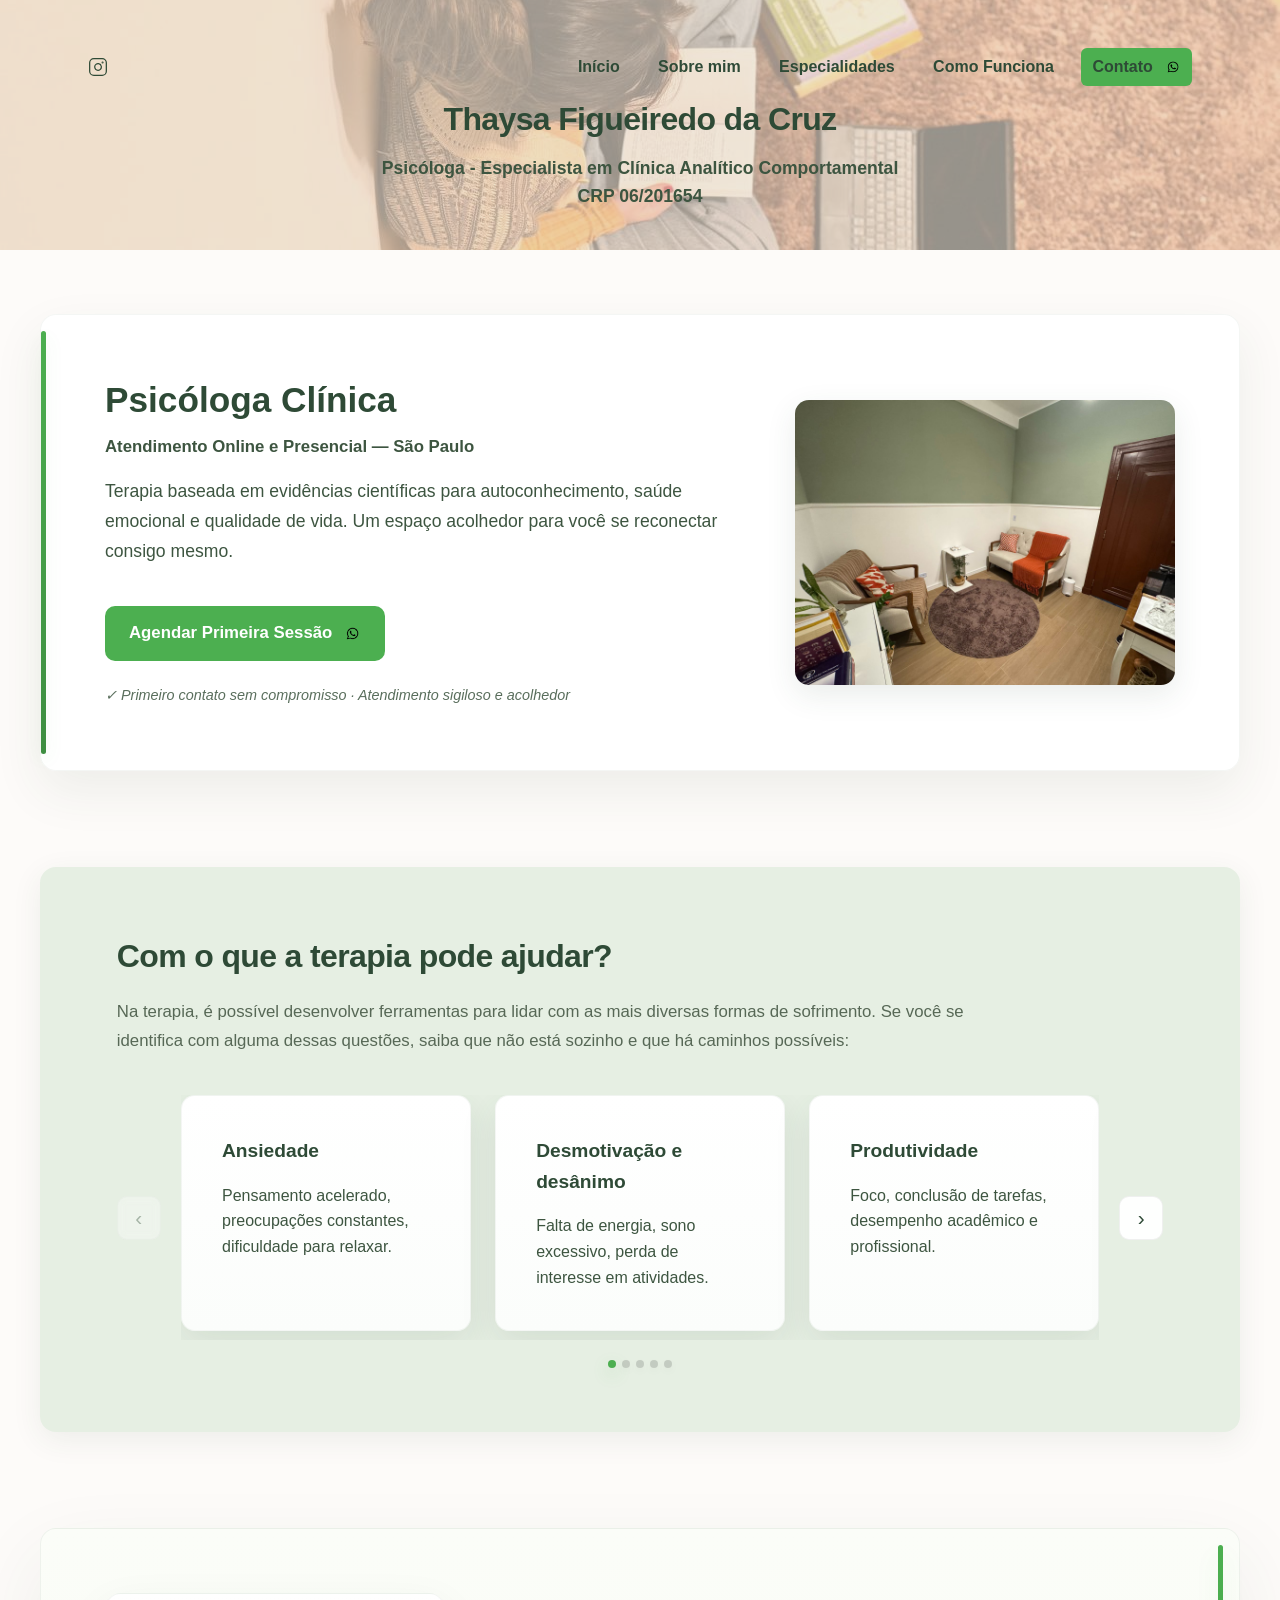
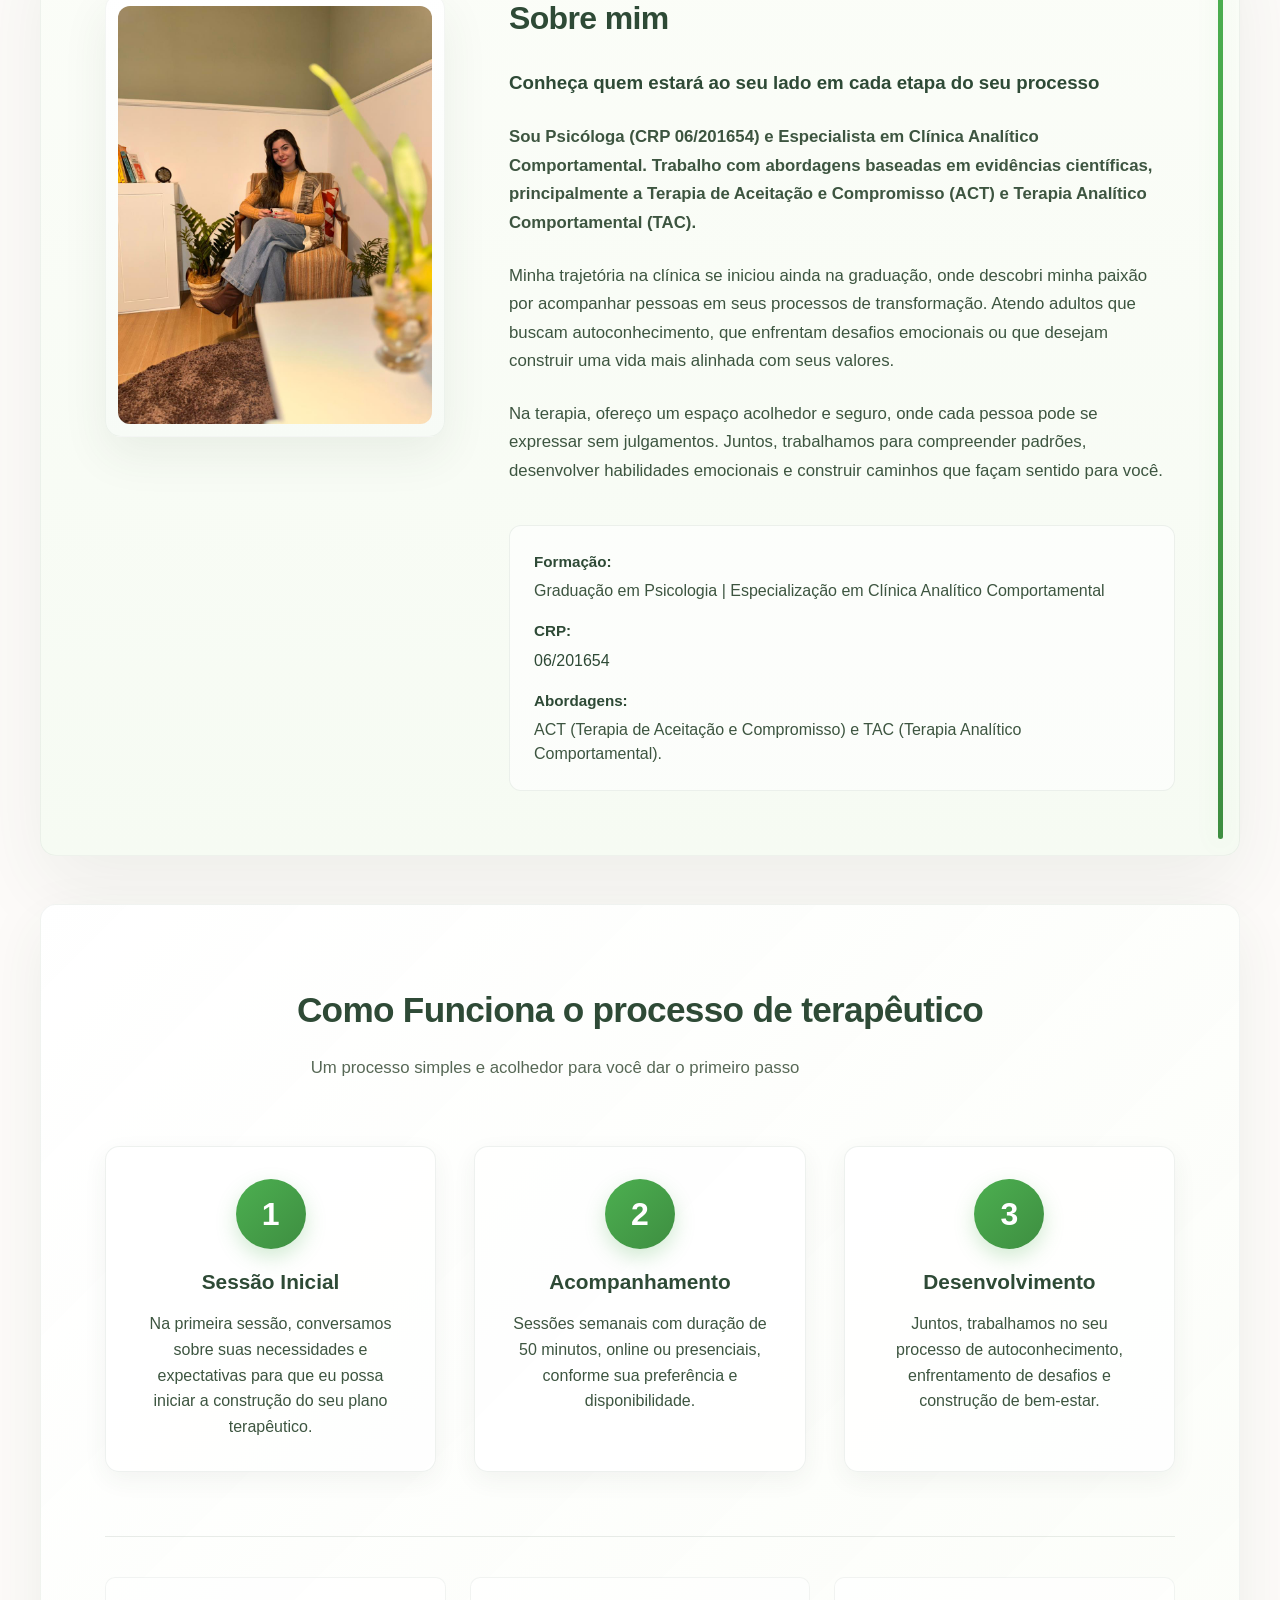
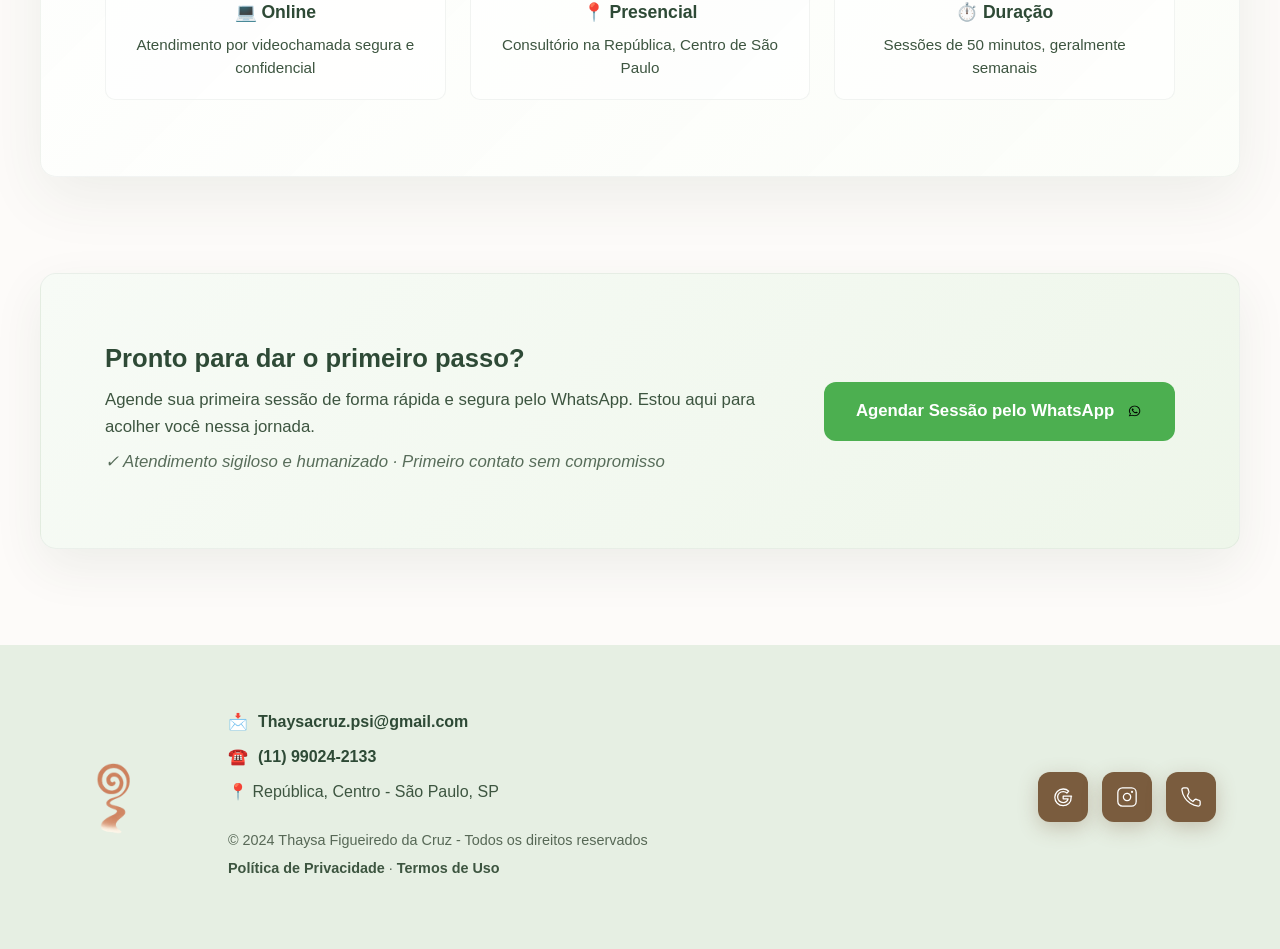
<file: index.html>
<!DOCTYPE html>
<html lang="pt-BR">
<head>
  <meta charset="utf-8" />
  <meta name="viewport" content="width=device-width, initial-scale=1.0" />
  <meta name="format-detection" content="telephone=no" />
  
  <!-- SEO OTIMIZADO -->
  <meta name="description" content="Psicóloga Thaysa Figueiredo da Cruz (CRP 06/201654). Terapia online e presencial em São Paulo. Especialista em ansiedade, depressão, burnout e autoconhecimento. Atendimento humanizado com ACT e TCC." />
  <meta name="keywords" content="psicóloga são paulo, terapia online, terapia presencial, ansiedade, depressão, burnout, autoconhecimento, TCC, ACT, psicoterapia, CRP 06/201654" />
  <meta name="author" content="Thaysa Figueiredo da Cruz" />
  <meta name="robots" content="index, follow" />
  
  <!-- Open Graph / Social Media -->
  <meta property="og:title" content="Psicóloga Thaysa Figueiredo da Cruz – Terapia Online e Presencial em São Paulo" />
  <meta property="og:description" content="Atendimento psicológico humanizado com foco em ansiedade, depressão, burnout e autoconhecimento. CRP 06/201654." />
  <meta property="og:type" content="website" />
  
  <title>Psicóloga Thaysa Figueiredo da Cruz – Terapia Online e Presencial em São Paulo</title>
  <link rel="stylesheet" href="style.css">
</head>
<body>
  <!-- HEADER -->
  <header>
    <nav class="main-nav" role="navigation" aria-label="Navegação principal">
      <a class="nav-brand" href="https://www.instagram.com/thaysacruz.psi?igsh=MTdiNjNuM25sYXEwdQ==" target="_blank" rel="noopener noreferrer" aria-label="Siga no Instagram">
        <svg width="20" height="20" viewBox="0 0 24 24" fill="none" stroke="currentColor" stroke-width="1.5" stroke-linecap="round" stroke-linejoin="round" aria-hidden="true">
          <rect x="2" y="2" width="20" height="20" rx="5" ry="5"></rect>
          <path d="M16 11.37A4 4 0 1 1 12.63 8 4 4 0 0 1 16 11.37z"></path>
          <circle cx="17.5" cy="6.5" r="0.5"></circle>
        </svg>
      </a>

      <button class="nav-toggle" aria-expanded="false" aria-label="Abrir menu de navegação">
        <span class="bar"></span><span class="bar"></span><span class="bar"></span>
      </button>

      <ul id="primary-navigation" class="nav-links">
        <li><a href="#home">Início</a></li>
        <li><a href="#sobre">Sobre mim</a></li>
        <li><a href="#especialidades">Especialidades</a></li>
        <li><a href="#como-funciona">Como Funciona</a></li>
        <li><a href="#contato" class="whatsapp-button" aria-label="Entre em contato via WhatsApp">Contato
          <img src="Logo Wpp.png" alt="" class="wpp-logo" role="presentation"></a></li>
      </ul>
    </nav>

    <div class="header-content fade-in">
      <h1>Thaysa Figueiredo da Cruz</h1>
      <p class="header-subtitle">Psicóloga - Especialista em Clínica Analítico Comportamental <br> <span class="crp-text">CRP 06/201654</span></p>
    </div>
  </header>

  <main>
    <!-- HERO SECTION -->
    <section id="home" class="hero-section fade-in-up">
      <div class="hero-text">
        <h2>Psicóloga Clínica</h2>
        <p class="hero-location">Atendimento Online e Presencial — São Paulo</p>
        <p class="hero-description">Terapia baseada em evidências científicas para autoconhecimento, saúde emocional e qualidade de vida. Um espaço acolhedor para você se reconectar consigo mesmo.</p>
        <a href="https://wa.me/5511990242133?text=Olá! Gostaria de agendar uma sessão." target="_blank" class="whatsapp-button hero-cta" aria-label="Agendar primeira sessão via WhatsApp" rel="noopener noreferrer">
          Agendar Primeira Sessão <img src="Logo Wpp.png" alt="" class="wpp-logo" role="presentation">
        </a>
        <p class="cta-reassurance">✓ Primeiro contato sem compromisso · Atendimento sigiloso e acolhedor</p>
      </div>

      <div class="hero-image">
        <img src="Consultorio.jpg" alt="Ambiente acolhedor do consultório de psicologia da Dra. Thaysa Figueiredo da Cruz em São Paulo, com poltrona confortável e decoração em tons neutros">
      </div>
    </section>

    <!-- SEÇÃO: COM O QUE A TERAPIA PODE AJUDAR (movida para cima) -->
    <section id="depoimentos" class="depoimentos-section fade-in-up" aria-roledescription="carousel">
      <h2>Com o que a terapia pode ajudar?</h2>
      <p class="section-description">Na terapia, é possível desenvolver ferramentas para lidar com as mais diversas formas de sofrimento. Se você se identifica com alguma dessas questões, saiba que não está sozinho e que há caminhos possíveis:</p>

      <div class="carousel">
        <button class="carousel-btn prev" aria-label="Slide anterior" type="button">‹</button>

        <div class="carousel-viewport" tabindex="0" aria-live="polite">
          <div class="carousel-track" role="list">
            <article class="carousel-slide" role="listitem">
              <h3>Ansiedade</h3>
              <p>Pensamento acelerado, preocupações constantes, dificuldade para relaxar.</p>
            </article>

            <article class="carousel-slide" role="listitem">
              <h3>Desmotivação e desânimo</h3>
              <p>Falta de energia, sono excessivo, perda de interesse em atividades.</p>
            </article>

            <article class="carousel-slide" role="listitem">
              <h3>Produtividade</h3>
              <p>Foco, conclusão de tarefas, desempenho acadêmico e profissional.</p>
            </article>

            <article class="carousel-slide" role="listitem">
              <h3>Sobrecarga</h3>
              <p>Excesso de demandas na rotina, trabalho, casa e relações.</p>
            </article>

            <article class="carousel-slide" role="listitem">
              <h3>Relacionamentos</h3>
              <p>Comunicação, limites e desenvolvimento de vínculos saudáveis.</p>
            </article>

            <article class="carousel-slide" role="listitem">
              <h3>Autoestima e Autoconfiança</h3>
              <p>Autocrítica, comparação, medo de rejeição, insegurança.</p>
            </article>

            <article class="carousel-slide" role="listitem">
              <h3>Transtornos psiquiátricos</h3>
              <p>Depressão, Burnout, TDAH, TOC, Transtornos alimentares.</p>
            </article>
          </div>
        </div>

        <button class="carousel-btn next" aria-label="Próximo slide" type="button">›</button>
      </div>

      <div class="carousel-dots" role="tablist" aria-label="Indicadores de posição do carrossel"></div>
    </section>

    <!-- SOBRE -->
    <section id="sobre" class="sobre-section fade-in-up">
      <div class="sobre-image">
        <img src="Foto Thaysa.jpg" alt="Foto profissional da psicóloga Thaysa Figueiredo da Cruz, CRP 06/201654">
      </div>
      <div class="sobre-text">
        <h2>Sobre mim</h2>
        <h3>Conheça quem estará ao seu lado em cada etapa do seu processo </h3> <br>
        <p class="sobre-intro">Sou Psicóloga (<span class="crp-text">CRP 06/201654</span>) e Especialista em Clínica Analítico Comportamental. Trabalho com abordagens baseadas em evidências científicas, principalmente a Terapia de Aceitação e Compromisso (ACT) e Terapia Analítico Comportamental (TAC).</p>
        
        <p>Minha trajetória na clínica se iniciou ainda na graduação, onde descobri minha paixão por acompanhar pessoas em seus processos de transformação. Atendo adultos que buscam autoconhecimento, que enfrentam desafios emocionais ou que desejam construir uma vida mais alinhada com seus valores.</p>
        
        <p>Na terapia, ofereço um espaço acolhedor e seguro, onde cada pessoa pode se expressar sem julgamentos. Juntos, trabalhamos para compreender padrões, desenvolver habilidades emocionais e construir caminhos que façam sentido para você.</p>
        
        <div class="credenciais">
          <div class="credencial-item">
            <strong>Formação:</strong>
            <span>Graduação em Psicologia | Especialização em Clínica Analítico Comportamental</span>
          </div>
          <div class="credencial-item">
            <strong>CRP:</strong>
            <span class="crp-text">06/201654</span>
          </div>
          <div class="credencial-item">
            <strong>Abordagens:</strong>
            <span>ACT (Terapia de Aceitação e Compromisso) e TAC (Terapia Analítico Comportamental).</span>
          </div>
        </div>
      </div>
    </section>

    <!-- NOVA SEÇÃO: COMO FUNCIONA -->
    <section id="como-funciona" class="como-funciona-section fade-in-up">
      <h2>Como Funciona o processo de terapêutico</h2>
      <p class="section-description">Um processo simples e acolhedor para você dar o primeiro passo</p>
      
      <div class="processo-grid">
        
        
        <div class="processo-step">
          <div class="step-number">1</div>
          <h3>Sessão Inicial</h3>
          <p>Na primeira sessão, conversamos sobre suas necessidades e expectativas para que eu possa iniciar a construção do seu plano terapêutico.</p>
        </div>
        
        <div class="processo-step">
          <div class="step-number">2</div>
          <h3>Acompanhamento</h3>
          <p>Sessões semanais com duração de 50 minutos, online ou presenciais, conforme sua preferência e disponibilidade.</p>
        </div>
        
        <div class="processo-step">
          <div class="step-number">3</div>
          <h3>Desenvolvimento</h3>
          <p>Juntos, trabalhamos no seu processo de autoconhecimento, enfrentamento de desafios e construção de bem-estar.</p>
        </div>
      </div>
      
      <div class="formato-atendimento">
        <div class="formato-item">
          <strong>💻 Online</strong>
          <span>Atendimento por videochamada segura e confidencial</span>
        </div>
        <div class="formato-item">
          <strong>📍 Presencial</strong>
          <span>Consultório na República, Centro de São Paulo</span>
        </div>
        <div class="formato-item">
          <strong>⏱️ Duração</strong>
          <span>Sessões de 50 minutos, geralmente semanais</span>
        </div>
      </div>
    </section>

    <!-- CTA FINAL -->
    <section class="cta-section fade-in-up" id="cta">
      <div class="cta-inner">
        <div class="cta-text">
          <h3>Pronto para dar o primeiro passo?</h3>
          <p>Agende sua primeira sessão de forma rápida e segura pelo WhatsApp. Estou aqui para acolher você nessa jornada.</p>
          <p class="cta-reassurance">✓ Atendimento sigiloso e humanizado · Primeiro contato sem compromisso</p>
        </div>

        <a href="https://wa.me/5511990242133?text=Olá! Quero agendar minha primeira sessão." target="_blank" class="whatsapp-button cta-whatsapp" rel="noopener noreferrer" aria-label="Agendar sessão pelo WhatsApp">
          Agendar Sessão pelo WhatsApp <img src="Logo Wpp.png" alt="" class="wpp-logo" role="presentation">
        </a>
      </div>
    </section>
  </main>

  <!-- FOOTER -->
  <footer id="contato" class="site-footer" aria-label="Rodapé com informações de contato">
    <div class="footer-inner">
      <div class="footer-left">
        <img src="footer 1.png" alt="Logo Thaysa Figueiredo da Cruz Psicóloga" class="footer-logo">
      </div>

      <div class="footer-center">
        <ul class="footer-contacts">
          <li>📩 <a href="mailto:Thaysacruz.psi@gmail.com">Thaysacruz.psi@gmail.com</a></li>
          <li>☎️ <a href="tel:+5511990242133">(11) 99024-2133</a></li>
          <li>📍 República, Centro - São Paulo, SP</li>
        </ul>

        <div class="footer-meta">
          <p>© 2024 Thaysa Figueiredo da Cruz - Todos os direitos reservados</p>
          <p><a href="#" class="footer-link">Política de Privacidade</a> · <a href="#" class="footer-link">Termos de Uso</a></p>
        </div>
      </div>

      <div class="footer-right" aria-label="Redes sociais e contatos">
        <a href="https://www.google.com/search?client=ms-android-samsung-ss&sa=X&sca_esv=85ebb85b758beda9&biw=384&bih=755&sxsrf=AE3TifOVUrue7xH10mdbPulGRMzlSHPKUA:1760407312687&kgmid=/g/11yjhkv592&q=Psic%C3%B3loga+Thaysa+Cruz&shndl=30&shem=bdse,shrtsdl&source=sh/x/loc/act/m1/2&kgs=581653466245e9e4&utm_source=bdse,shrtsdl,sh/x/loc/act/m1/2" target="_blank" rel="noopener noreferrer" class="social-btn" aria-label="Avaliar no Google">
          <svg width="18" height="18" viewBox="0 0 24 24" fill="none"
          stroke="currentColor" stroke-width="1.4" stroke-linecap="round" stroke-linejoin="round" aria-hidden="true">
           <path d="M21.35 11.1h-9.17v2.9h5.4a4.66 4.66 0 0 1-2 3.06 5.66 5.66 0 0 1-3.39 1.1
           6.06 6.06 0 0 1 0-12.12 5.79 5.79 0 0 1 4.08 1.6l2-2a8.62 8.62 0 0 0-6.08-2.37
           9.12 9.12 0 1 0 0 18.24 8.86 8.86 0 0 0 6.12-2.4
           8.59 8.59 0 0 0 2.54-6.64 7.39 7.39 0 0 0-.1-1.37z"/></svg>
        </a>

        <a href="https://www.instagram.com/thaysacruz.psi?igsh=MTdiNjNuM25sYXEwdQ==" target="_blank" rel="noopener noreferrer" class="social-btn" aria-label="Seguir no Instagram">
          <svg width="18" height="18" viewBox="0 0 24 24" fill="none" stroke="currentColor" stroke-width="1.4" stroke-linecap="round" stroke-linejoin="round" aria-hidden="true"><rect x="2" y="2" width="20" height="20" rx="5"/><path d="M16 11.37A4 4 0 1 1 12.63 8 4 4 0 0 1 16 11.37z"/><circle cx="17.5" cy="6.5" r="0.5"/></svg>
        </a>

        <a href="https://wa.me/5511990242133" target="_blank" rel="noopener noreferrer" class="social-btn" aria-label="Enviar mensagem pelo WhatsApp">
        <svg width="18" height="18" viewBox="0 0 24 24" fill="none"
            stroke="currentColor" stroke-width="1.4" stroke-linecap="round" stroke-linejoin="round" aria-hidden="true">
          <path d="M22 16.92v3a2 2 0 0 1-2.18 2 19.86 19.86 0 0 1-8.63-3.07 19.5 19.5 0 0 1-6-6A19.86 19.86 0 0 1 2.09 4.18 2 2 0 0 1 4 2h3
          a2 2 0 0 1 2 1.72c.12.78.37 1.53.73 2.23a2 2 0 0 1-.45 2.11L8.09 10.91
          a16 16 0 0 0 6 6l1.85-1.85a2 2 0 0 1 2.11-.45c.7.36 1.45.61 2.23.73A2 2 0 0 1 22 16.92z"/>
        </svg>
        </a>
      </div>
    </div>
  </footer>

  <!-- Botão voltar ao topo -->
  <button id="toTop" class="to-top" aria-label="Voltar ao topo da página">↑</button>

  <!-- SCRIPTS -->
  <script>
  (function () {
    // NAV TOGGLE
    const btn = document.querySelector('.nav-toggle');
    const nav = document.getElementById('primary-navigation');
    if (btn && nav) {
      btn.addEventListener('click', () => {
        const expanded = btn.getAttribute('aria-expanded') === 'true';
        btn.setAttribute('aria-expanded', String(!expanded));
        nav.classList.toggle('open');
      });
      nav.querySelectorAll('a').forEach(a => a.addEventListener('click', () => {
        nav.classList.remove('open'); btn.setAttribute('aria-expanded', 'false');
      }));
    }

    // CAROUSEL - bolinhas representam POSIÇÕES VISÍVEIS
    const viewport = document.querySelector('.carousel-viewport');
    const track = document.querySelector('.carousel-track');
    const slides = track ? Array.from(track.children) : [];
    const prevBtn = document.querySelector('.carousel-btn.prev');
    const nextBtn = document.querySelector('.carousel-btn.next');
    const dotsContainer = document.querySelector('.carousel-dots');
    if (!viewport || !track || slides.length === 0) return;

    let currentIndex = 0;
    let itemWidth = 0;
    let gap = 0;
    let itemsPerView = 1;
    let maxIndex = 0;
    let totalPositions = 0;
    let isDragging = false, startX = 0, startTranslate = 0;

    function recalc() {
      itemWidth = slides[0].getBoundingClientRect().width;
      gap = parseFloat(getComputedStyle(track).gap) || 24;
      itemsPerView = Math.round(viewport.offsetWidth / itemWidth) || 1;
      maxIndex = Math.max(0, slides.length - itemsPerView);
      totalPositions = maxIndex + 1;
      rebuildDots();
    }

    function rebuildDots() {
      dotsContainer.innerHTML = '';
      for (let i = 0; i < totalPositions; i++) {
        const d = document.createElement('button');
        d.className = 'dot';
        d.dataset.index = i;
        d.setAttribute('aria-label', `Ir para posição ${i + 1}`);
        d.addEventListener('click', () => goToSlide(i));
        dotsContainer.appendChild(d);
      }
    }

    function updateDots() {
      const dots = Array.from(dotsContainer.children);
      dots.forEach(d => d.classList.remove('active'));
      if (dots[currentIndex]) {
        dots[currentIndex].classList.add('active');
      }
    }

    function goToSlide(index) {
      currentIndex = Math.min(Math.max(index, 0), maxIndex);
      const offset = (itemWidth + gap) * currentIndex;
      track.style.transition = 'transform 0.6s cubic-bezier(0.25, 0.46, 0.45, 0.94)';
      track.style.transform = `translateX(-${offset}px)`;
      if (prevBtn) prevBtn.disabled = currentIndex === 0;
      if (nextBtn) nextBtn.disabled = currentIndex >= maxIndex;
      updateDots();
    }

    prevBtn && prevBtn.addEventListener('click', () => goToSlide(currentIndex - 1));
    nextBtn && nextBtn.addEventListener('click', () => goToSlide(currentIndex + 1));

    viewport.addEventListener('pointerdown', (e) => {
      if (e.pointerType === 'mouse' && e.button !== 0) return;
      isDragging = true;
      startX = e.clientX;
      const cs = getComputedStyle(track).transform;
      startTranslate = (cs && cs !== 'none') ? parseFloat(cs.split(',')[4]) || 0 : 0;
      track.style.transition = 'none';
      viewport.setPointerCapture(e.pointerId);
    });

    viewport.addEventListener('pointermove', (e) => {
      if (!isDragging) return;
      const dx = e.clientX - startX;
      const maxScroll = (itemWidth + gap) * maxIndex;
      let proposed = startTranslate + dx;
      proposed = Math.min(0, Math.max(-maxScroll, proposed));
      track.style.transform = `translateX(${proposed}px)`;
    });

    function endDrag(e) {
      if (!isDragging) return;
      isDragging = false;
      const cs = getComputedStyle(track).transform;
      const currentX = Math.abs((cs && cs !== 'none') ? parseFloat(cs.split(',')[4]) || 0 : 0);
      const newIndex = Math.round(currentX / (itemWidth + gap));
      const clampedIndex = Math.min(Math.max(newIndex, 0), maxIndex);
      track.style.transition = '';
      goToSlide(clampedIndex);
    }
    
    viewport.addEventListener('pointerup', endDrag);
    viewport.addEventListener('pointercancel', endDrag);
    viewport.addEventListener('pointerleave', endDrag);

    let wheelTimeout;
    viewport.addEventListener('wheel', (e) => {
      e.preventDefault();
      clearTimeout(wheelTimeout);
      wheelTimeout = setTimeout(() => {
        const delta = e.deltaY || e.deltaX;
        if (Math.abs(delta) < 5) return;
        goToSlide(currentIndex + Math.sign(delta));
      }, 10);
    }, { passive: false });

    document.addEventListener('keydown', (e) => {
      if (e.key === 'ArrowRight') goToSlide(currentIndex + 1);
      else if (e.key === 'ArrowLeft') goToSlide(currentIndex - 1);
    });

    track.addEventListener('transitionend', () => {
      const cs = getComputedStyle(track).transform;
      const currentTranslate = Math.abs((cs && cs !== 'none') ? parseFloat(cs.split(',')[4]) || 0 : 0);
      const calculatedIndex = Math.round(currentTranslate / (itemWidth + gap));
      const clampedIndex = Math.min(Math.max(calculatedIndex, 0), maxIndex);
      if (clampedIndex !== currentIndex) {
        currentIndex = clampedIndex;
        updateDots();
      }
    });

    let resizeTimer;
    window.addEventListener('resize', () => {
      clearTimeout(resizeTimer);
      resizeTimer = setTimeout(() => {
        const wasAtEnd = currentIndex >= maxIndex;
        recalc();
        if (wasAtEnd) currentIndex = maxIndex;
        track.style.transition = 'none';
        goToSlide(currentIndex);
        setTimeout(() => { track.style.transition = ''; }, 20);
      }, 150);
    });

    recalc();
    goToSlide(0);
  })();

  // SCROLL ANIMATIONS (Intersection Observer)
  (function() {
    const observerOptions = {
      threshold: 0.1,
      rootMargin: '0px 0px -50px 0px'
    };

    const observer = new IntersectionObserver((entries) => {
      entries.forEach(entry => {
        if (entry.isIntersecting) {
          entry.target.classList.add('visible');
          observer.unobserve(entry.target);
        }
      });
    }, observerOptions);

    document.querySelectorAll('.fade-in, .fade-in-up').forEach(el => {
      observer.observe(el);
    });
  })();

  // BOTÃO VOLTAR AO TOPO
  (function(){
    const toTop = document.getElementById('toTop');
    if(!toTop) return;

    function checkScroll(){
      const sc = window.scrollY || document.documentElement.scrollTop;
      const nearBottom = (window.innerHeight + sc) >= (document.documentElement.scrollHeight - 60);
      if(sc > 300 || nearBottom) toTop.classList.add('show');
      else toTop.classList.remove('show');
    }

    window.addEventListener('scroll', checkScroll, {passive:true});
    checkScroll();

    toTop.addEventListener('click', function(){
      const home = document.getElementById('home');
      if(home){
        home.scrollIntoView({behavior:'smooth'});
      } else {
        window.scrollTo({top:0,behavior:'smooth'});
      }
    });
  })();
  </script>

</body>
</html>
</file>
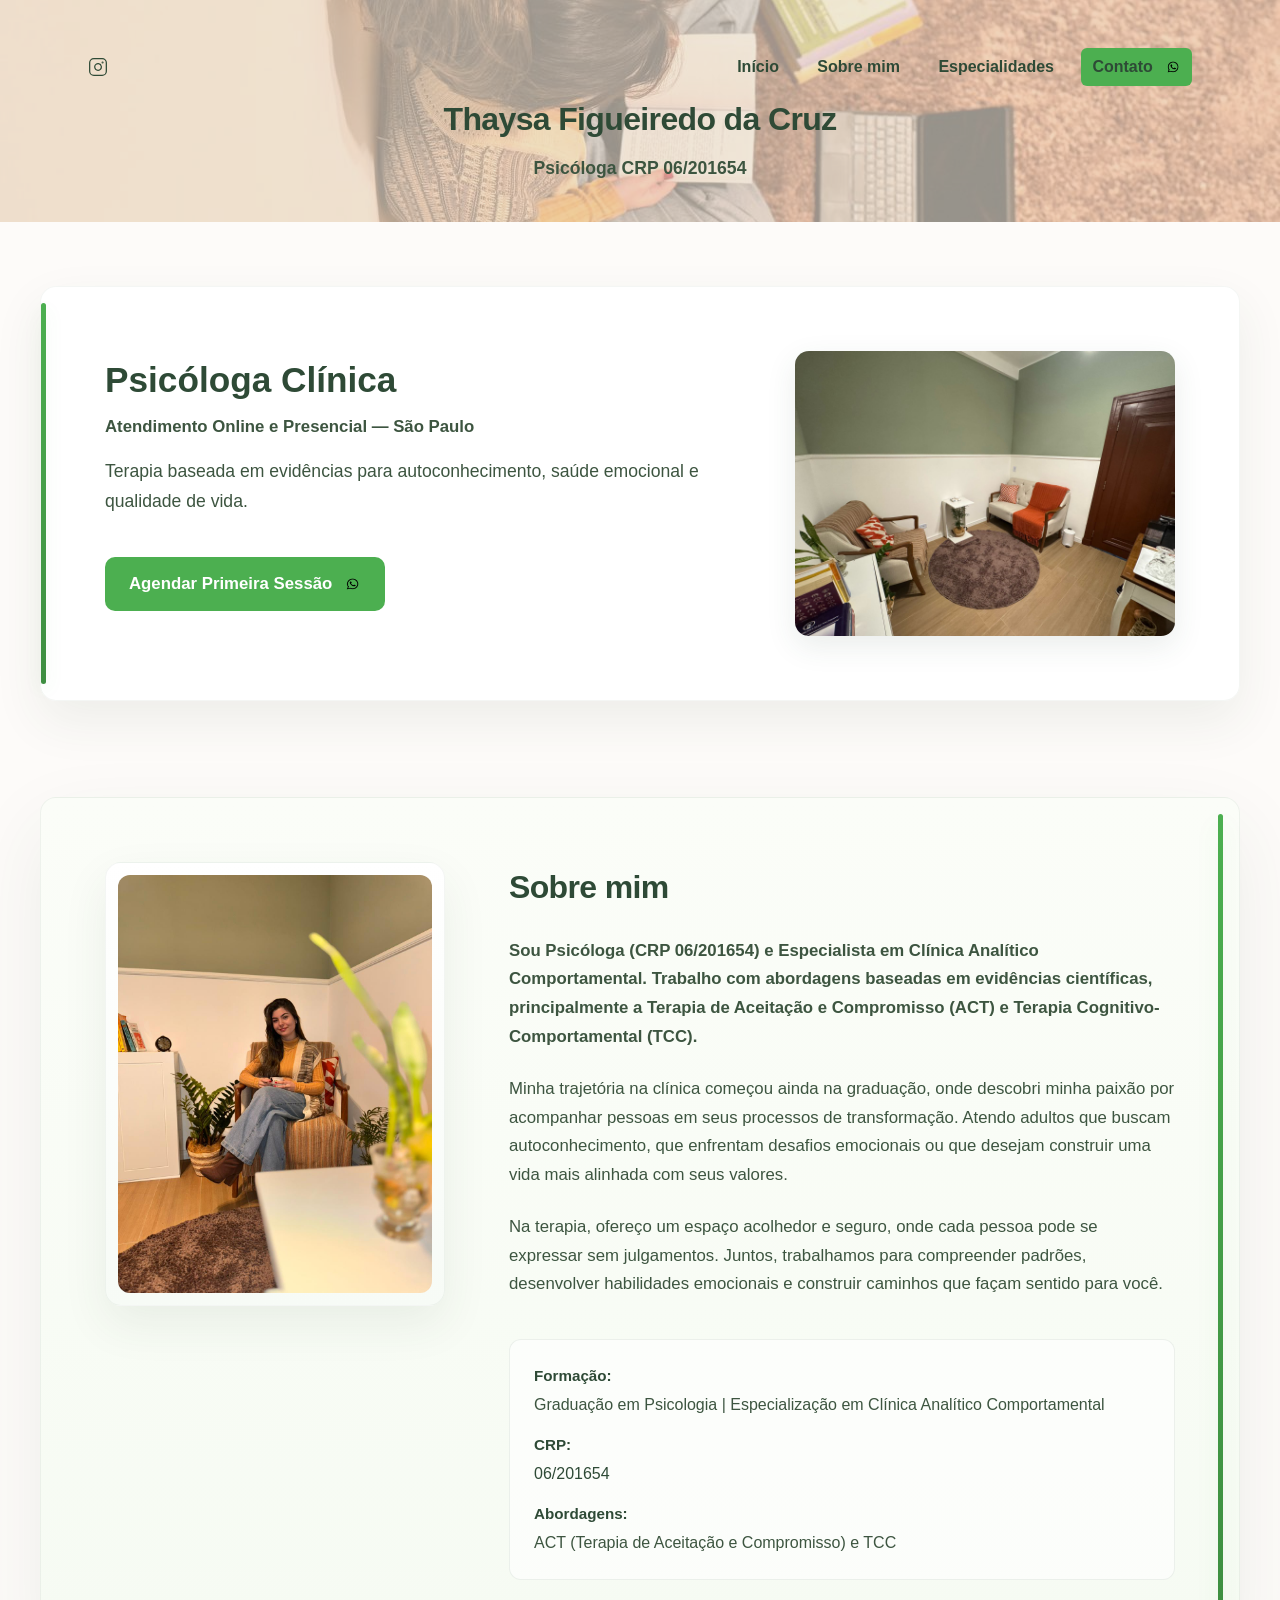
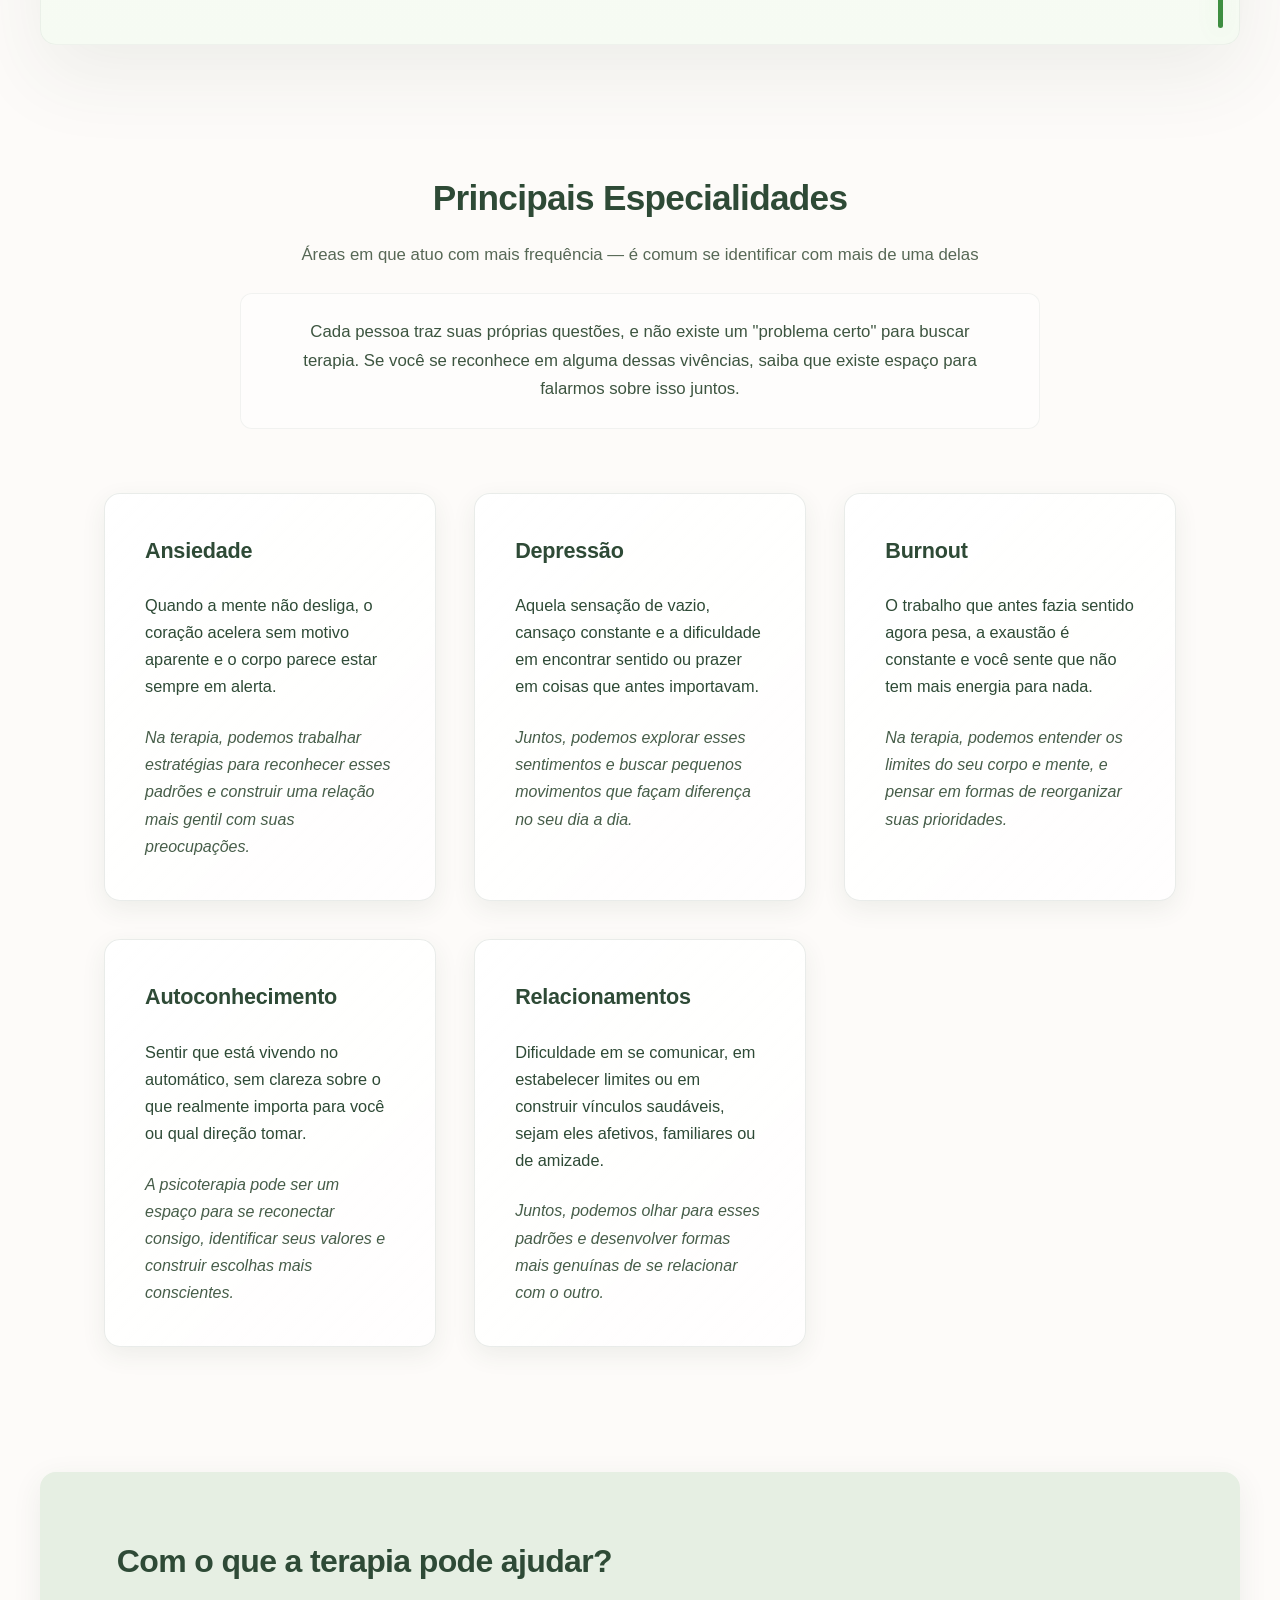
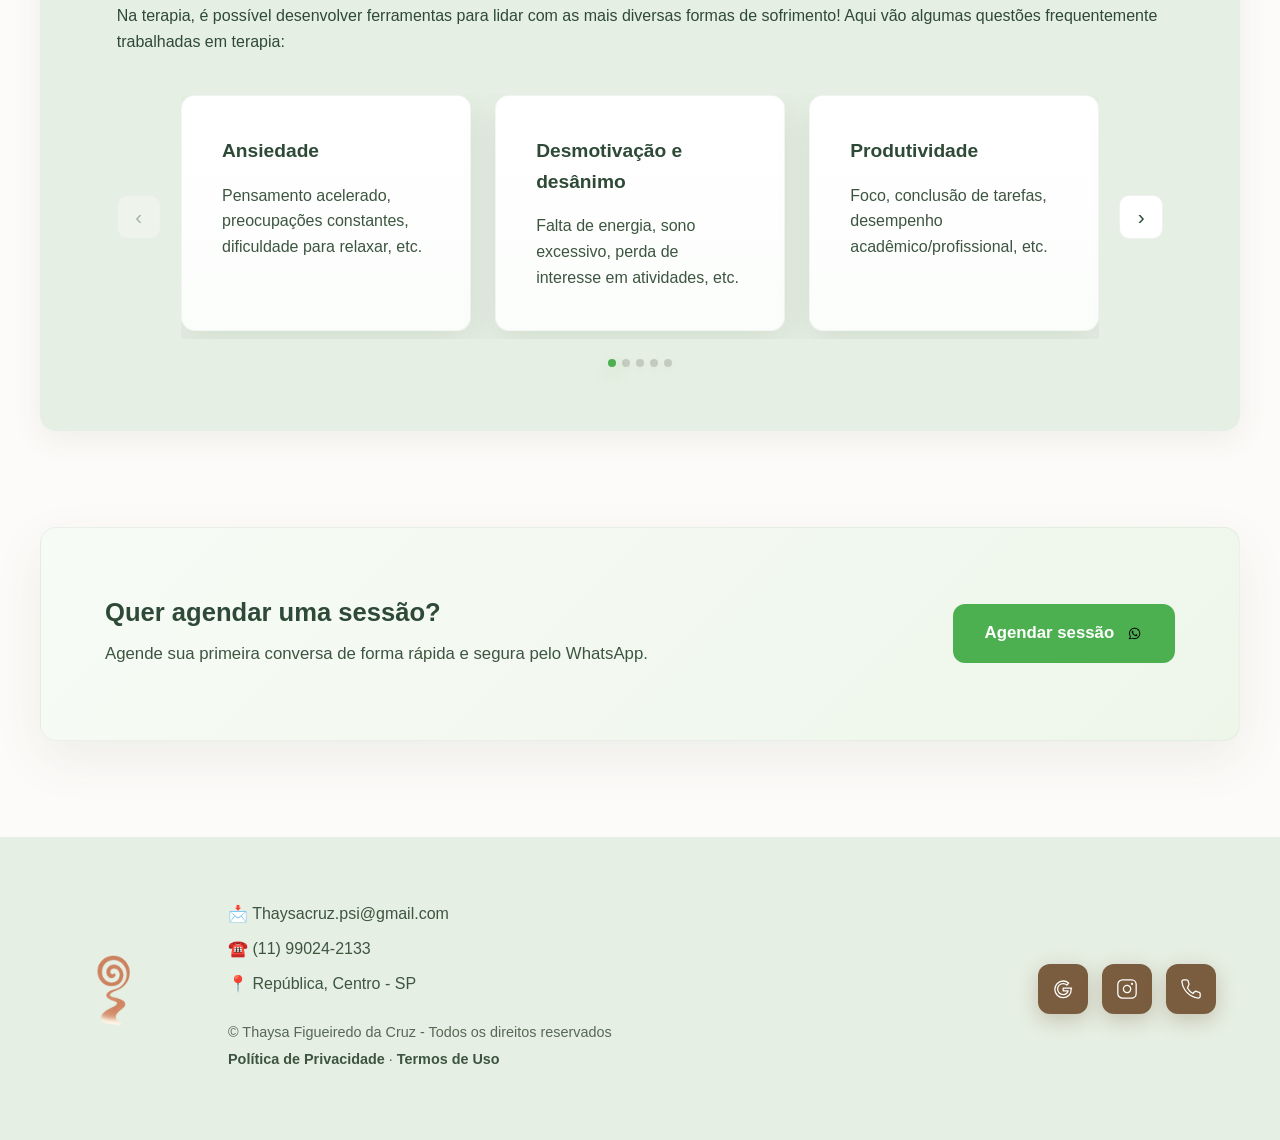
<file: index_old.html>
<!DOCTYPE html>
<html lang="pt-BR">
<head>
  <meta charset="utf-8" />
  <meta name="viewport" content="width=device-width,initial-scale=1" />
  <meta name="format-detection" content="telephone=no" />
  <meta name="description" content="Thaysa Figueiredo da Cruz - Psicóloga CRP 06/201654. Atendimento online e presencial em São Paulo. Terapia baseada em evidências para ansiedade, depressão, burnout e autoconhecimento." />
  <meta name="keywords" content="psicóloga, terapia online, terapia presencial, São Paulo, ansiedade, depressão, burnout, TCC, ACT, psicoterapia" />
  <meta name="author" content="Thaysa Figueiredo da Cruz" />
  <title>Thaysa Figueiredo da Cruz | Psicóloga CRP 06/201654 | Terapia Online e Presencial SP</title>
  <link rel="stylesheet" href="style.css">
</head>
<body>
  <header>
    <nav class="main-nav" role="navigation" aria-label="Navegação principal">
      <a class="nav-brand" href="https://www.instagram.com/thaysacruz.psi?igsh=MTdiNjNuM25sYXEwdQ==" target="_blank" rel="noopener noreferrer" aria-label="Instagram de Thaysa">
        <!-- instagram SVG icon -->
        <svg width="20" height="20" viewBox="0 0 24 24" fill="none" stroke="currentColor" stroke-width="1.5" stroke-linecap="round" stroke-linejoin="round" aria-hidden="true">
          <rect x="2" y="2" width="20" height="20" rx="5" ry="5"></rect>
          <path d="M16 11.37A4 4 0 1 1 12.63 8 4 4 0 0 1 16 11.37z"></path>
          <circle cx="17.5" cy="6.5" r="0.5"></circle>
        </svg>
      </a>

      <button class="nav-toggle" aria-expanded="false" aria-label="Abrir menu">
        <span class="bar"></span><span class="bar"></span><span class="bar"></span>
      </button>

      <ul id="primary-navigation" class="nav-links">
        <li><a href="#home">Início</a></li>
        <li><a href="#sobre">Sobre mim</a></li>
        <li><a href="#especialidades">Especialidades</a></li>
        <li><a href="#contato" class="whatsapp-button" aria-label="Contato via WhatsApp">Contato
          <img src="Logo Wpp.png" alt="WhatsApp" class="wpp-logo"></a></li>
      </ul>
    </nav>

    <div class="header-content">
      <h1>Thaysa Figueiredo da Cruz</h1>
      <p class="header-subtitle">Psicóloga <span class="crp-text">CRP 06/201654</span></p>
    </div>
  </header>

  <main>
    <!-- HERO -->
    <section id="home" class="hero-section">
      <div class="hero-text">
        <h2>Psicóloga Clínica</h2>
        <p class="hero-location">Atendimento Online e Presencial — São Paulo</p>
        <p class="hero-description">Terapia baseada em evidências para autoconhecimento, saúde emocional e qualidade de vida.</p>
        <a href="https://wa.me/5511990242133" target="_blank" class="whatsapp-button hero-cta" aria-label="Agendar sessão via WhatsApp" rel="noopener noreferrer">
          Agendar Primeira Sessão <img src="Logo Wpp.png" alt="Ícone WhatsApp" class="wpp-logo">
        </a>
      </div>

      <div class="hero-image">
        <img src="Consultorio.jpg" alt="Consultório de psicologia da Thaysa Figueiredo da Cruz em São Paulo">
      </div>
    </section>

    <!-- SOBRE -->
    <section id="sobre" class="sobre-section">
      <div class="sobre-image">
        <img src="Foto Thaysa.jpg" alt="Foto da psicóloga Thaysa Figueiredo da Cruz">
      </div>
      <div class="sobre-text">
        <h2>Sobre mim</h2>
        <p class="sobre-intro">Sou Psicóloga (<span class="crp-text">CRP 06/201654</span>) e Especialista em Clínica Analítico Comportamental. Trabalho com abordagens baseadas em evidências científicas, principalmente a Terapia de Aceitação e Compromisso (ACT) e Terapia Cognitivo-Comportamental (TCC).</p>
        
        <p>Minha trajetória na clínica começou ainda na graduação, onde descobri minha paixão por acompanhar pessoas em seus processos de transformação. Atendo adultos que buscam autoconhecimento, que enfrentam desafios emocionais ou que desejam construir uma vida mais alinhada com seus valores.</p>
        
        <p>Na terapia, ofereço um espaço acolhedor e seguro, onde cada pessoa pode se expressar sem julgamentos. Juntos, trabalhamos para compreender padrões, desenvolver habilidades emocionais e construir caminhos que façam sentido para você.</p>
        
        <div class="credenciais">
          <div class="credencial-item">
            <strong>Formação:</strong>
            <span>Graduação em Psicologia | Especialização em Clínica Analítico Comportamental</span>
          </div>
          <div class="credencial-item">
            <strong>CRP:</strong>
            <span class="crp-text">06/201654</span>
          </div>
          <div class="credencial-item">
            <strong>Abordagens:</strong>
            <span>ACT (Terapia de Aceitação e Compromisso) e TCC</span>
          </div>
        </div>
      </div>
    </section>

    <!-- ESPECIALIDADES -->
    <section id="especialidades" class="especialidades-section">
      <h2>Principais Especialidades</h2>
      <p class="section-subtitle">Áreas em que atuo com mais frequência — é comum se identificar com mais de uma delas</p>
      <p class="section-intro">Cada pessoa traz suas próprias questões, e não existe um "problema certo" para buscar terapia. Se você se reconhece em alguma dessas vivências, saiba que existe espaço para falarmos sobre isso juntos.</p>
      
      <div class="especialidades-grid">
        <div class="especialidade-card">
          <h3>Ansiedade</h3>
          <p class="card-experience">Quando a mente não desliga, o coração acelera sem motivo aparente e o corpo parece estar sempre em alerta.</p>
          <p class="card-therapy">Na terapia, podemos trabalhar estratégias para reconhecer esses padrões e construir uma relação mais gentil com suas preocupações.</p>
        </div>
        
        <div class="especialidade-card">
          <h3>Depressão</h3>
          <p class="card-experience">Aquela sensação de vazio, cansaço constante e a dificuldade em encontrar sentido ou prazer em coisas que antes importavam.</p>
          <p class="card-therapy">Juntos, podemos explorar esses sentimentos e buscar pequenos movimentos que façam diferença no seu dia a dia.</p>
        </div>
        
        <div class="especialidade-card">
          <h3>Burnout</h3>
          <p class="card-experience">O trabalho que antes fazia sentido agora pesa, a exaustão é constante e você sente que não tem mais energia para nada.</p>
          <p class="card-therapy">Na terapia, podemos entender os limites do seu corpo e mente, e pensar em formas de reorganizar suas prioridades.</p>
        </div>
        
        <div class="especialidade-card">
          <h3>Autoconhecimento</h3>
          <p class="card-experience">Sentir que está vivendo no automático, sem clareza sobre o que realmente importa para você ou qual direção tomar.</p>
          <p class="card-therapy">A psicoterapia pode ser um espaço para se reconectar consigo, identificar seus valores e construir escolhas mais conscientes.</p>
        </div>
        
        <div class="especialidade-card">
          <h3>Relacionamentos</h3>
          <p class="card-experience">Dificuldade em se comunicar, em estabelecer limites ou em construir vínculos saudáveis, sejam eles afetivos, familiares ou de amizade.</p>
          <p class="card-therapy">Juntos, podemos olhar para esses padrões e desenvolver formas mais genuínas de se relacionar com o outro.</p>
        </div>
      </div>
    </section>

    <!-- DEPOIMENTOS / TEMAS (CARROSSEL) -->
    <section id="depoimentos" class="depoimentos-section" aria-roledescription="carousel">
      <h2>Com o que a terapia pode ajudar?</h2>
      <p class="muted">Na terapia, é possível desenvolver ferramentas para lidar com as mais diversas formas de sofrimento! Aqui vão algumas questões frequentemente trabalhadas em terapia:</p>

      <div class="carousel">
        <button class="carousel-btn prev" aria-label="Anterior" type="button">‹</button>

        <div class="carousel-viewport" tabindex="0" aria-live="polite">
          <div class="carousel-track" role="list">
            <article class="carousel-slide" role="listitem" tabindex="0">
              <h3>Ansiedade</h3>
              <p>Pensamento acelerado, preocupações constantes, dificuldade para relaxar, etc.</p>
            </article>

            <article class="carousel-slide" role="listitem" tabindex="0">
              <h3>Desmotivação e desânimo</h3>
              <p>Falta de energia, sono excessivo, perda de interesse em atividades, etc.</p>
            </article>

            <article class="carousel-slide" role="listitem" tabindex="0">
              <h3>Produtividade</h3>
              <p>Foco, conclusão de tarefas, desempenho acadêmico/profissional, etc.</p>
            </article>

            <article class="carousel-slide" role="listitem" tabindex="0">
              <h3>Sobrecarga</h3>
              <p>Seja na rotina, no trabalho, em casa e/ou nas relações.</p>
            </article>

            <article class="carousel-slide" role="listitem" tabindex="0">
              <h3>Relacionamentos</h3>
              <p>Comunicação, limites e o desenvolvimento de vínculos mais saudáveis.</p>
            </article>

            <article class="carousel-slide" role="listitem" tabindex="0">
              <h3>Autoestima e Autoconfiança</h3>
              <p>Autocritica, comparação, medo de rejeição, insegurança, etc.</p>
            </article>

            <article class="carousel-slide" role="listitem" tabindex="0">
              <h3>Trantornos psiquiátricos</h3>
              <p>Depressão, Burnout, TDAH, TOC, Transtornos alimentares, etc.</p>
            </article>
          </div>
        </div>

        <button class="carousel-btn next" aria-label="Próximo" type="button">›</button>
      </div>

      <div class="carousel-dots" role="tablist" aria-label="Navegação do carrossel"></div>
    </section>

    <!-- CTA antes do rodapé -->
    <section class="cta-section" id="cta">
      <div class="cta-inner">
        <div class="cta-text">
          <h3>Quer agendar uma sessão?</h3>
          <p>Agende sua primeira conversa de forma rápida e segura pelo WhatsApp.</p>
        </div>

        <a href="https://wa.me/5511990242133" target="_blank" class="whatsapp-button cta-whatsapp" rel="noopener noreferrer" aria-label="Agendar no WhatsApp">
          Agendar sessão <img src="Logo Wpp.png" alt="WhatsApp" class="wpp-logo">
        </a>
      </div>
    </section>
  </main>

  <footer id="contato" class="site-footer" aria-label="Rodapé">
    <div class="footer-inner">
      <div class="footer-left">
        <img src="footer 1.png" alt="Logo Thaysa Figueiredo da Cruz Psicóloga" class="footer-logo">
      </div>

      <div class="footer-center">
        <ul class="footer-contacts">
          <li>📩 Thaysacruz.psi@gmail.com</li>
          <li>☎️ (11) 99024-2133</li>
          <li>📍 República, Centro - SP</li>
        </ul>

        <div class="footer-meta">
          <p>© Thaysa Figueiredo da Cruz - Todos os direitos reservados</p>
          <p><a href="#" class="footer-link">Política de Privacidade</a> · <a href="#" class="footer-link">Termos de Uso</a></p>
        </div>
      </div>

      <div class="footer-right" aria-label="Redes sociais">
        <a href="https://www.google.com/search?client=ms-android-samsung-ss&sa=X&sca_esv=85ebb85b758beda9&biw=384&bih=755&sxsrf=AE3TifOVUrue7xH10mdbPulGRMzlSHPKUA:1760407312687&kgmid=/g/11yjhkv592&q=Psic%C3%B3loga+Thaysa+Cruz&shndl=30&shem=bdse,shrtsdl&source=sh/x/loc/act/m1/2&kgs=581653466245e9e4&utm_source=bdse,shrtsdl,sh/x/loc/act/m1/2" target="_blank" rel="noopener noreferrer" class="social-btn" aria-label="Google">
          <!-- fGoogle SVG -->
          <!-- Google - estilo linha (stroke) -->
          <svg width="18" height="18" viewBox="0 0 24 24" fill="none"
          stroke="currentColor" stroke-width="1.4" stroke-linecap="round" stroke-linejoin="round" aria-hidden="true">
           <path d="M21.35 11.1h-9.17v2.9h5.4a4.66 4.66 0 0 1-2 3.06 5.66 5.66 0 0 1-3.39 1.1
           6.06 6.06 0 0 1 0-12.12 5.79 5.79 0 0 1 4.08 1.6l2-2a8.62 8.62 0 0 0-6.08-2.37
           9.12 9.12 0 1 0 0 18.24 8.86 8.86 0 0 0 6.12-2.4
           8.59 8.59 0 0 0 2.54-6.64 7.39 7.39 0 0 0-.1-1.37z"/></svg>
        </a>

        <a href="https://www.instagram.com/thaysacruz.psi?igsh=MTdiNjNuM25sYXEwdQ==" target="_blank" rel="noopener noreferrer" class="social-btn" aria-label="Instagram">
          <!-- instagram SVG -->
          <svg width="18" height="18" viewBox="0 0 24 24" fill="none" stroke="currentColor" stroke-width="1.4" stroke-linecap="round" stroke-linejoin="round" aria-hidden="true"><rect x="2" y="2" width="20" height="20" rx="5"/><path d="M16 11.37A4 4 0 1 1 12.63 8 4 4 0 0 1 16 11.37z"/><circle cx="17.5" cy="6.5" r="0.5"/></svg>
        </a>

        <a href="https://wa.me/5511990242133" target="_blank" rel="noopener noreferrer" class="social-btn" aria-label="WhatsApp">
          <!-- whatsapp SVG -->
          <!-- WhatsApp - stroke style (similar ao seu Instagram) -->
        <svg width="18" height="18" viewBox="0 0 24 24" fill="none"
            stroke="currentColor" stroke-width="1.4" stroke-linecap="round" stroke-linejoin="round" aria-hidden="true">
          <path d="M22 16.92v3a2 2 0 0 1-2.18 2 19.86 19.86 0 0 1-8.63-3.07 19.5 19.5 0 0 1-6-6A19.86 19.86 0 0 1 2.09 4.18 2 2 0 0 1 4 2h3
          a2 2 0 0 1 2 1.72c.12.78.37 1.53.73 2.23a2 2 0 0 1-.45 2.11L8.09 10.91
          a16 16 0 0 0 6 6l1.85-1.85a2 2 0 0 1 2.11-.45c.7.36 1.45.61 2.23.73A2 2 0 0 1 22 16.92z"/>
        </svg>
        </a>
      </div>
    </div>
  </footer>

  <!-- SCRIPTS: hamburger + carousel (drag / wheel / keyboard) -->
  <script>
  (function () {
    // NAV TOGGLE (mantido)
    const btn = document.querySelector('.nav-toggle');
    const nav = document.getElementById('primary-navigation');
    if (btn && nav) {
      btn.addEventListener('click', () => {
        const expanded = btn.getAttribute('aria-expanded') === 'true';
        btn.setAttribute('aria-expanded', String(!expanded));
        nav.classList.toggle('open');
      });
      nav.querySelectorAll('a').forEach(a => a.addEventListener('click', () => {
        nav.classList.remove('open'); btn.setAttribute('aria-expanded', 'false');
      }));
    }

    // CAROUSEL - bolinhas representam POSIÇÕES VISÍVEIS
    const viewport = document.querySelector('.carousel-viewport');
    const track = document.querySelector('.carousel-track');
    const slides = track ? Array.from(track.children) : [];
    const prevBtn = document.querySelector('.carousel-btn.prev');
    const nextBtn = document.querySelector('.carousel-btn.next');
    const dotsContainer = document.querySelector('.carousel-dots');
    if (!viewport || !track || slides.length === 0) return;

    let currentIndex = 0;
    let itemWidth = 0;
    let gap = 0;
    let itemsPerView = 1;
    let maxIndex = 0;
    let totalPositions = 0;
    let isDragging = false, startX = 0, startTranslate = 0;

    // Função para recalcular dimensões e criar dots
    function recalc() {
      // Calcula largura do item e gap
      itemWidth = slides[0].getBoundingClientRect().width;
      gap = parseFloat(getComputedStyle(track).gap) || 24;
      
      // Calcula quantos items cabem por vez
      itemsPerView = Math.round(viewport.offsetWidth / itemWidth) || 1;
      
      // Define índice máximo (última posição possível)
      maxIndex = Math.max(0, slides.length - itemsPerView);
      
      // Total de posições = quantas "páginas" existem
      totalPositions = maxIndex + 1;
      
      // Reconstrói dots com número correto de posições
      rebuildDots();
    }

    // Reconstrói dots baseado em totalPositions
    function rebuildDots() {
      dotsContainer.innerHTML = '';
      for (let i = 0; i < totalPositions; i++) {
        const d = document.createElement('button');
        d.className = 'dot';
        d.dataset.index = i;
        d.setAttribute('aria-label', `Ir para posição ${i + 1}`);
        d.addEventListener('click', () => goToSlide(i));
        dotsContainer.appendChild(d);
      }
    }

    // Atualiza visual dos dots
    function updateDots() {
      const dots = Array.from(dotsContainer.children);
      dots.forEach(d => d.classList.remove('active'));
      if (dots[currentIndex]) {
        dots[currentIndex].classList.add('active');
      }
    }

    // Vai para uma posição específica
    function goToSlide(index) {
      // Limita índice entre 0 e maxIndex
      currentIndex = Math.min(Math.max(index, 0), maxIndex);
      
      // Calcula offset: (itemWidth + gap) * índice
      const offset = (itemWidth + gap) * currentIndex;
      
      // Aplica transform com transição suave
      track.style.transition = 'transform 0.6s cubic-bezier(0.25, 0.46, 0.45, 0.94)';
      track.style.transform = `translateX(-${offset}px)`;
      
      // Atualiza botões
      if (prevBtn) prevBtn.disabled = currentIndex === 0;
      if (nextBtn) nextBtn.disabled = currentIndex >= maxIndex;
      
      // Atualiza dots
      updateDots();
    }

    // Eventos: setas navegam entre posições
    prevBtn && prevBtn.addEventListener('click', () => {
      goToSlide(currentIndex - 1);
    });

    nextBtn && nextBtn.addEventListener('click', () => {
      goToSlide(currentIndex + 1);
    });

    // Drag / touch
    viewport.addEventListener('pointerdown', (e) => {
      if (e.pointerType === 'mouse' && e.button !== 0) return;
      isDragging = true;
      startX = e.clientX;
      const cs = getComputedStyle(track).transform;
      startTranslate = (cs && cs !== 'none') ? parseFloat(cs.split(',')[4]) || 0 : 0;
      track.style.transition = 'none';
      viewport.setPointerCapture(e.pointerId);
    });

    viewport.addEventListener('pointermove', (e) => {
      if (!isDragging) return;
      const dx = e.clientX - startX;
      
      // Calcula limite máximo de scroll
      const maxScroll = (itemWidth + gap) * maxIndex;
      
      let proposed = startTranslate + dx;
      proposed = Math.min(0, Math.max(-maxScroll, proposed));
      
      track.style.transform = `translateX(${proposed}px)`;
    });

    function endDrag(e) {
      if (!isDragging) return;
      isDragging = false;
      
      const cs = getComputedStyle(track).transform;
      const currentX = Math.abs((cs && cs !== 'none') ? parseFloat(cs.split(',')[4]) || 0 : 0);
      
      // Calcula nova posição baseada no scroll atual
      const newIndex = Math.round(currentX / (itemWidth + gap));
      const clampedIndex = Math.min(Math.max(newIndex, 0), maxIndex);
      
      track.style.transition = '';
      goToSlide(clampedIndex);
    }
    
    viewport.addEventListener('pointerup', endDrag);
    viewport.addEventListener('pointercancel', endDrag);
    viewport.addEventListener('pointerleave', endDrag);

    // Wheel / trackpad
    let wheelTimeout;
    viewport.addEventListener('wheel', (e) => {
      e.preventDefault();
      clearTimeout(wheelTimeout);
      
      wheelTimeout = setTimeout(() => {
        const delta = e.deltaY || e.deltaX;
        if (Math.abs(delta) < 5) return;
        
        goToSlide(currentIndex + Math.sign(delta));
      }, 10);
    }, { passive: false });

    // Teclado
    document.addEventListener('keydown', (e) => {
      if (e.key === 'ArrowRight') goToSlide(currentIndex + 1);
      else if (e.key === 'ArrowLeft') goToSlide(currentIndex - 1);
    });

    // Monitora fim de transição para sincronizar dots
    track.addEventListener('transitionend', () => {
      const cs = getComputedStyle(track).transform;
      const currentTranslate = Math.abs((cs && cs !== 'none') ? parseFloat(cs.split(',')[4]) || 0 : 0);
      const calculatedIndex = Math.round(currentTranslate / (itemWidth + gap));
      const clampedIndex = Math.min(Math.max(calculatedIndex, 0), maxIndex);
      
      if (clampedIndex !== currentIndex) {
        currentIndex = clampedIndex;
        updateDots();
      }
    });

    // Resize recalcula tudo
    let resizeTimer;
    window.addEventListener('resize', () => {
      clearTimeout(resizeTimer);
      resizeTimer = setTimeout(() => {
        const wasAtEnd = currentIndex >= maxIndex;
        recalc();
        // Se estava no final, mantém no final após resize
        if (wasAtEnd) currentIndex = maxIndex;
        track.style.transition = 'none';
        goToSlide(currentIndex);
        setTimeout(() => { track.style.transition = ''; }, 20);
      }, 150);
    });

    // Inicializa
    recalc();
    goToSlide(0);
  })();
  </script>

  <script>
(function(){
  const toTop = document.getElementById('toTop');
  if(!toTop) return;

  function checkScroll(){
    const sc = window.scrollY || document.documentElement.scrollTop;
    const nearBottom = (window.innerHeight + sc) >= (document.documentElement.scrollHeight - 60);
    if(sc > 300 || nearBottom) toTop.classList.add('show');
    else toTop.classList.remove('show');
  }

  window.addEventListener('scroll', checkScroll, {passive:true});
  checkScroll();

  toTop.addEventListener('click', function(){
    const home = document.getElementById('home');
    if(home){
      home.scrollIntoView({behavior:'smooth'});
    } else {
      window.scrollTo({top:0,behavior:'smooth'});
    }
  });
})();
</script>

</body>
</html>
</file>
<file: style.css>
/* ========================================
   LANDING PAGE PSICÓLOGA THAYSA - CSS OTIMIZADO
   Melhorias: Animações, Acessibilidade, UX/CRO
   ======================================== */

/* RESET E VARIÁVEIS */
:root{
  --bg: #fdfbf9;
  --text: #2e4a36;
  --text-secondary: #3d5540;
  --accent-green: #4caf50;
  --accent-green-dark: #3e8e41;
  --accent-brown: #7A5C3E;
  --accent-brown-dark: #5d4530;
  --muted: #576856;
  --musgo: #e6efe3;
  --spacing-xs: 1rem;
  --spacing-sm: 1.5rem;
  --spacing-md: 2.5rem;
  --spacing-lg: 4rem;
  --spacing-xl: 6rem; /* Aumentado para mais respiro */
}

*{box-sizing:border-box;margin:0;padding:0}
img, video, iframe { max-width: 100%; height: auto; }
html{
  scroll-behavior:smooth;
  font-size:16px;
  overflow-x:hidden;
  width:100%;
  max-width:100%;
}
body{
  font-family: -apple-system, BlinkMacSystemFont, 'Segoe UI', Arial, sans-serif;
  margin:0;
  background:var(--bg);
  color:var(--text);
  -webkit-font-smoothing:antialiased;
  -moz-osx-font-smoothing:grayscale;
  overflow-x:hidden;
  width:100%;
  max-width:100%;
  line-height:1.6;
}

/* ========================================
   ANIMAÇÕES SUTIS
   ======================================== */
@keyframes fadeIn {
  from { opacity: 0; }
  to { opacity: 1; }
}

@keyframes fadeInUp {
  from {
    opacity: 0;
    transform: translateY(30px);
  }
  to {
    opacity: 1;
    transform: translateY(0);
  }
}

/* Classes de animação */
.fade-in {
  opacity: 0;
  animation: fadeIn 0.6s ease-out forwards;
}

.fade-in-up {
  opacity: 0;
  transform: translateY(30px);
  transition: opacity 0.6s ease-out, transform 0.6s ease-out;
}

.fade-in-up.visible {
  opacity: 1;
  transform: translateY(0);
}

/* Delays progressivos para cards */
.especialidade-card:nth-child(1) { transition-delay: 0.1s; }
.especialidade-card:nth-child(2) { transition-delay: 0.2s; }
.especialidade-card:nth-child(3) { transition-delay: 0.3s; }
.especialidade-card:nth-child(4) { transition-delay: 0.4s; }
.especialidade-card:nth-child(5) { transition-delay: 0.5s; }

/* ========================================
   ACESSIBILIDADE - FOCUS STATES
   ======================================== */
a:focus, button:focus {
  outline: 2px solid var(--accent-green);
  outline-offset: 3px;
  border-radius: 4px;
}

.whatsapp-button:focus {
  outline: 2px solid var(--accent-green-dark);
  outline-offset: 3px;
}

/* Removed - will be reorganized in proper mobile section */

/* ========================================
   FIX CRP LINK
   ======================================== */
.crp-text{
  color:inherit !important;
  text-decoration:none !important;
  pointer-events:none;
  -webkit-text-decoration-skip:none;
}
a .crp-text{
  color:inherit !important;
}

/* ========================================
   HEADER
   ======================================== */
header{
  position:relative; 
  text-align:center; 
  padding:clamp(1.5rem, 4vw, 2.5rem) clamp(1rem, 3vw, 1.5rem);
  background-image: url(Foto\ Header.jpg);
  background-size:cover; 
  background-position:center;
  color:var(--text); 
  overflow:visible;
  margin-bottom:var(--spacing-lg);
  width:100%;
}
header::before{
  content:""; 
  position:absolute; 
  inset:0;
  background: rgba(230,224,212,0.65); 
  pointer-events:none;
}
.header-content{
  position:relative; 
  z-index:1;
  max-width:100%;
  padding:0 1rem;
}
header h1{
  font-size:clamp(1.5rem, 4vw, 2rem);
  margin:0 0 .5rem;
  font-weight:700;
  letter-spacing:-0.02em;
  word-wrap:break-word;
}
.header-subtitle{
  margin:0;
  color:var(--text-secondary);
  font-size:clamp(1rem, 2.5vw, 1.1rem);
  font-weight:600;
}

/* ========================================
   NAVEGAÇÃO
   ======================================== */
.main-nav{
  position:relative; 
  display:flex; 
  align-items:center; 
  justify-content:space-between; 
  padding:0.5rem clamp(4%, 5vw, 8%);
  max-width:100%;
}
.nav-brand{
  display:inline-flex; 
  align-items:center; 
  color:inherit; 
  text-decoration:none;
  flex-shrink:0;
  transition: transform 0.25s ease, opacity 0.25s ease;
}
.nav-brand:hover {
  transform: scale(1.1);
  opacity: 0.8;
}
.nav-toggle{
  display:none; 
  background:none;
  border:0;
  padding:8px;
  cursor:pointer;
  z-index:10000;
  transition: transform 0.25s ease;
}
.nav-toggle:hover {
  transform: scale(1.05);
}
.nav-toggle .bar{
  width:22px;
  height:2px;
  background:currentColor;
  margin:4px 0;
  border-radius:2px;
  display:block;
  transition: all 0.3s ease;
}
.nav-links{
  display:flex; 
  gap:1rem; 
  list-style:none; 
  margin:0; 
  padding:0; 
  align-items:center;
}
.nav-links a{
  color:inherit;
  text-decoration:none;
  padding:.4rem .7rem;
  border-radius:6px;
  font-weight:600;
  white-space:nowrap;
  transition: background 0.25s ease, transform 0.25s ease;
}
.nav-links a:hover {
  background: rgba(76, 175, 80, 0.1);
  transform: translateY(-2px);
}

/* ========================================
   BOTÃO WHATSAPP
   ======================================== */
.whatsapp-button{
  display:inline-flex;
  align-items:center;
  justify-content:center;
  gap:.5rem;
  text-decoration:none;
  font-weight:700;
  color:#fff;
  background:var(--accent-green);
  padding:.65rem 1.1rem;
  border-radius:10px;
  border:0;
  cursor:pointer;
  transition: all 0.3s ease;
}
.whatsapp-button:hover{
  background:var(--accent-green-dark);
  transform: translateY(-2px);
  box-shadow: 0 8px 20px rgba(76,175,80,0.3);
}
.whatsapp-button.icon-only{
  width:44px;
  height:44px;
  padding:0;
  border-radius:50%;
  justify-content:center;
}
.wpp-logo{
  height:1em;
  width:auto;
  display:inline-block;
  vertical-align:middle;
  margin-left:.25rem;
}

/* ========================================
   HERO SECTION
   ======================================== */
.hero-section{
  display:flex;
  align-items:center;
  gap:clamp(1.5rem, 4vw, 2.5rem);
  padding:clamp(2rem, 5vw, 4rem) clamp(4%, 5vw, 8%);
  max-width:1200px;
  margin:0 auto var(--spacing-xl);
  width:calc(100% - 2rem);
  background: rgba(255,255,255,0.92);
  border-radius: 16px;
  box-shadow: 0 20px 50px rgba(46,74,54,0.08);
  border: 1px solid rgba(46,74,54,0.05);
  position: relative;
  overflow: visible;
  transition: transform .3s ease, box-shadow .3s ease;
  backdrop-filter: blur(4px);
}
.hero-section::before {
  content: "";
  position: absolute;
  left: 0;
  top: 16px;
  bottom: 16px;
  width: 5px;
  border-radius: 6px;
  background: linear-gradient(180deg, var(--accent-green), var(--accent-green-dark));
  box-shadow: 0 6px 18px rgba(76,175,80,0.1);
}
.hero-section:hover { 
  transform: translateY(-4px); 
  box-shadow: 0 28px 70px rgba(46,74,54,0.12); 
}
.hero-text{
  flex:1 1 60%;
  min-width:0;
}
.hero-text h2{
  font-size:clamp(1.5rem, 4.5vw, 2.2rem);
  margin:0 0 .8rem;
  line-height:1.2;
  font-weight:700;
  color:var(--text);
}
.hero-location{
  color:var(--text-secondary);
  margin-bottom:var(--spacing-xs);
  font-size:clamp(0.95rem, 2.5vw, 1.05rem);
  font-weight:600;
}
.hero-description{
  color:var(--text-secondary);
  margin-bottom:var(--spacing-md);
  font-size:clamp(1rem, 2.5vw, 1.1rem);
  line-height:1.7;
}
.hero-cta{
  font-size:clamp(0.95rem, 2.5vw, 1.05rem);
  padding:.85rem 1.5rem;
  margin-bottom: 1rem;
}
.hero-image{
  flex:0 0 min(380px, 40%);
  max-width:100%;
}
.hero-image img{
  width:100%;
  height:auto;
  border-radius:14px;
  display:block;
  max-width:100%;
  box-shadow:0 10px 30px rgba(46,74,54,0.1);
  transition: transform 0.3s ease, box-shadow 0.3s ease;
}
.hero-image img:hover {
  transform: scale(1.02);
  box-shadow: 0 15px 40px rgba(46,74,54,0.15);
}

/* CTA Reassurance Text */
.cta-reassurance {
  font-size: 0.9rem;
  color: var(--text-secondary);
  margin-top: 0.5rem;
  opacity: 0.85;
  font-style: italic;
  line-height: 1.5;
}

/* ========================================
   SOBRE SECTION
   ======================================== */
.sobre-section{
  display:flex;
  align-items:flex-start;
  gap:clamp(2rem, 5vw, 4rem);
  padding:clamp(2rem, 5vw, 4rem) clamp(4%, 5vw, 8%);
  max-width:1200px;
  margin:0 auto var(--spacing-xl);
  width:calc(100% - 2rem);
  background: linear-gradient(180deg, #fbfdf8 0%, #f6fbf3 100%);
  border-radius: 16px;
  border: 1px solid rgba(46,74,54,0.06);
  box-shadow: 0 30px 80px rgba(46,74,54,0.08);
  position: relative;
  overflow: visible;
}
.sobre-section::after{
  content: "";
  position: absolute;
  right: 16px;
  left: auto;
  top: 16px;
  bottom: 16px;
  width: 5px;
  border-radius: 6px;
  background: linear-gradient(180deg, var(--accent-green), var(--accent-green-dark));
  box-shadow: 0 8px 24px rgba(76,175,80,0.1);
}
.sobre-image{
  flex: 0 0 min(340px, 35%);
  max-width:100%;
  background: linear-gradient(180deg,#ffffff,#f7fbf6);
  padding: 12px;
  border-radius: 16px;
  border: 1px solid rgba(46,74,54,0.05);
  box-shadow: 0 18px 46px rgba(46,74,54,0.08);
}
.sobre-image img{
  width:100%;
  height:auto;
  border-radius:12px;
  display:block;
  object-fit:cover;
  transition: transform .3s ease, box-shadow .3s ease;
}
.sobre-image img:hover{
  transform: translateY(-3px) scale(1.005);
  box-shadow: 0 20px 50px rgba(46,74,54,0.12);
}
.sobre-text{
  flex:1 1 60%;
  min-width:0;
}
.sobre-text h2{
  font-size:clamp(1.5rem, 4vw, 2rem);
  margin:0 0 var(--spacing-sm);
  color: var(--text);
  letter-spacing:-0.02em;
  font-weight:700;
}
.sobre-intro{
  color:var(--text);
  font-size:clamp(1rem, 2.5vw, 1.1rem);
  font-weight:600;
  margin-bottom:var(--spacing-sm);
  line-height:1.7;
}
.sobre-text p{
  color:var(--text-secondary);
  line-height:1.7;
  margin-bottom:var(--spacing-sm);
  font-size:clamp(0.95rem, 2.3vw, 1.05rem);
}
.credenciais{
  margin-top:var(--spacing-md);
  padding:var(--spacing-sm);
  background:rgba(255,255,255,0.6);
  border-radius:12px;
  border:1px solid rgba(46,74,54,0.08);
}
.credencial-item{
  margin-bottom:var(--spacing-xs);
  display:flex;
  flex-direction:column;
  gap:0.3rem;
}
.credencial-item:last-child{margin-bottom:0}
.credencial-item strong{
  color:var(--text);
  font-size:0.95rem;
  font-weight:700;
}
.credencial-item span{
  color:var(--text-secondary);
  font-size:1rem;
  line-height:1.5;
}

/* ========================================
   ESPECIALIDADES SECTION
   ======================================== */
.especialidades-section{
  padding:clamp(2.5rem, 6vw, 5rem) clamp(4%, 5vw, 8%);
  max-width:1200px;
  margin:0 auto var(--spacing-xl);
  text-align:center;
  width:calc(100% - 2rem);
}
.especialidades-section h2{
  font-size:clamp(1.6rem, 4.5vw, 2.2rem);
  margin:0 0 var(--spacing-xs);
  color:var(--text);
  font-weight:700;
  letter-spacing:-0.02em;
  position:relative;
  display:inline-block;
}
.section-subtitle{
  color:var(--muted);
  font-size:clamp(0.95rem, 2.3vw, 1.05rem);
  margin-bottom:var(--spacing-sm);
  max-width:750px;
  margin-left:auto;
  margin-right:auto;
  font-weight:500;
  padding:0 1rem;
}
.section-intro{
  color:var(--text-secondary);
  font-size:clamp(0.95rem, 2.3vw, 1.05rem);
  line-height:1.7;
  margin:0 auto var(--spacing-lg);
  max-width:800px;
  padding:clamp(1rem, 3vw, 1.5rem) clamp(1rem, 4vw, 2.5rem);
  background:rgba(255,255,255,0.5);
  border-radius:12px;
  border:1px solid rgba(46,74,54,0.06);
}
.especialidades-grid{
  display:grid;
  grid-template-columns:repeat(auto-fit,minmax(min(280px, 100%), 1fr));
  gap:clamp(1.2rem, 3vw, 2.5rem);
  margin-top:var(--spacing-lg);
}
.especialidade-card{
  background:linear-gradient(135deg,rgba(255,255,255,0.9),rgba(255,255,255,0.75));
  border:1px solid rgba(46,74,54,0.1);
  border-radius:16px;
  padding:clamp(1.5rem, 4vw, 2.5rem);
  text-align:left;
  transition:transform .3s ease,box-shadow .3s ease,border-color .3s ease;
  box-shadow:0 8px 24px rgba(46,74,54,0.08);
  width:100%;
}
.especialidade-card:hover{
  transform:translateY(-8px);
  box-shadow:0 20px 50px rgba(46,74,54,0.15);
  border-color:rgba(76,175,80,0.4);
}
.especialidade-card h3{
  font-size:clamp(1.15rem, 3vw, 1.35rem);
  margin:0 0 var(--spacing-sm);
  color:var(--text);
  font-weight:700;
  letter-spacing:-0.01em;
}
.card-experience{
  margin:0 0 var(--spacing-sm);
  color:var(--text);
  font-size:clamp(0.95rem, 2.2vw, 1.02rem);
  line-height:1.65;
  font-weight:500;
}
.card-therapy{
  margin:0;
  color:var(--text-secondary);
  font-size:clamp(0.9rem, 2.1vw, 1rem);
  line-height:1.7;
  font-style:italic;
  opacity:0.95;
}

/* CTA Inline nas Especialidades */
.cta-inline {
  text-align: center;
  margin-top: 3rem;
  padding-top: 2rem;
  border-top: 1px solid rgba(46,74,54,0.1);
}

/* ========================================
   CARROSSEL - COM O QUE A TERAPIA PODE AJUDAR
   ======================================== */
.depoimentos-section{
  background:var(--musgo);
  border-radius:16px;
  padding:clamp(2.5rem, 5vw, 4rem) clamp(4%, 6vw, 8%);
  max-width:1200px;
  margin:0 auto var(--spacing-xl);
  box-shadow:0 8px 30px rgba(46,74,54,0.08);
  width:calc(100% - 2rem);
}
.depoimentos-section h2{
  margin:0 0 var(--spacing-xs);
  font-size:clamp(1.6rem, 4.5vw, 2rem);
  font-weight:700;
  letter-spacing:-0.02em;
  color:var(--text);
}
.section-description {
  color:var(--muted);
  margin:0 0 var(--spacing-md);
  font-size:clamp(0.95rem, 2.3vw, 1.05rem);
  line-height:1.7;
  max-width: 900px;
}

.carousel{
  display:flex;
  align-items:center;
  gap:20px;
  margin-top:var(--spacing-md);
}
.carousel-viewport{
  overflow:hidden;
  width:100%;
}
.carousel-track{
  display:flex;
  gap:var(--spacing-sm);
  transition:transform 0.6s cubic-bezier(0.25, 0.46, 0.45, 0.94);
  will-change:transform;
  position:relative;
  padding-bottom:8px;
}
.carousel-slide{
  background:linear-gradient(180deg,#fff 0,#fbfdfb 100%);
  border-radius:14px;
  padding:var(--spacing-md);
  min-width:300px;
  max-width:360px;
  flex:0 0 auto;
  box-shadow:0 12px 36px rgba(46,74,54,0.1);
  transition:transform .3s ease,box-shadow .3s ease;
  border:1px solid rgba(46,74,54,0.05);
}
.carousel-slide h3{
  margin:0 0 var(--spacing-xs);
  font-size:clamp(1.1rem, 2.8vw, 1.2rem);
  font-weight:700;
  color:var(--text);
}
.carousel-slide p{
  margin:0;
  color:var(--text-secondary);
  line-height:1.6;
  font-size:clamp(0.95rem, 2.2vw, 1rem);
}
.carousel-slide:hover{
  transform:translateY(-6px);
  box-shadow:0 20px 50px rgba(46,74,54,0.15);
  border-color:rgba(76,175,80,0.2);
}

/* Botões e Dots do Carrossel */
.carousel-btn{
  background:rgba(255,255,255,0.95);
  border:1px solid rgba(0,0,0,0.06);
  backdrop-filter:blur(4px);
  width:44px;
  height:44px;
  min-width:44px;
  border-radius:10px;
  display:inline-flex;
  align-items:center;
  justify-content:center;
  cursor:pointer;
  font-size:1.3rem;
  color:var(--text);
  transition: all 0.3s ease;
  flex-shrink:0;
}
.carousel-btn:hover {
  background: var(--accent-green);
  color: #fff;
  transform: scale(1.1);
  border-color: var(--accent-green);
}
.carousel-btn:disabled{
  opacity:.35;
  cursor:default;
  transform: none;
}
.carousel-dots{
  display:flex;
  justify-content:center;
  align-items:center;
  flex-wrap:nowrap;
  width:120px;
  margin:20px auto 0;
  gap:6px;
}
.carousel-dots .dot{
  width:8px;
  height:8px;
  border-radius:50%;
  background:rgba(0,0,0,0.15);
  border:0;
  padding:0;
  cursor:pointer;
  box-shadow:0 3px 8px rgba(0,0,0,0.04);
  transition:background .3s ease;
  flex-shrink:0;
}
.carousel-dots .dot:hover {
  background: rgba(76,175,80,0.5);
}
.carousel-dots .dot.active{
  background:var(--accent-green);
  box-shadow:0 6px 16px rgba(76,175,80,0.25);
}

/* Removed - will be reorganized below */

/* ========================================
   NOVA SEÇÃO: COMO FUNCIONA
   ======================================== */
.como-funciona-section {
  background: linear-gradient(135deg, rgba(255,255,255,0.95), rgba(251,253,248,0.9));
  padding: clamp(2.5rem, 6vw, 5rem) clamp(4%, 5vw, 8%);
  max-width: 1200px;
  margin: 0 auto var(--spacing-xl);
  text-align: center;
  width: calc(100% - 2rem);
  border-radius: 16px;
  box-shadow: 0 20px 60px rgba(46,74,54,0.08);
  border: 1px solid rgba(46,74,54,0.06);
}

.como-funciona-section h2 {
  font-size: clamp(1.6rem, 4.5vw, 2.2rem);
  margin: 0 0 var(--spacing-xs);
  color: var(--text);
  font-weight: 700;
  letter-spacing: -0.02em;
}

.processo-grid {
  display: grid;
  grid-template-columns: repeat(auto-fit, minmax(min(240px, 100%), 1fr));
  gap: clamp(1.5rem, 3vw, 2.5rem);
  margin-top: var(--spacing-lg);
  margin-bottom: var(--spacing-lg);
}

.processo-step {
  background: rgba(255,255,255,0.8);
  border: 1px solid rgba(46,74,54,0.08);
  border-radius: 14px;
  padding: clamp(1.5rem, 4vw, 2rem);
  text-align: center;
  transition: transform 0.3s ease, box-shadow 0.3s ease, border-color 0.3s ease;
  box-shadow: 0 8px 24px rgba(46,74,54,0.06);
}

.processo-step:hover {
  transform: translateY(-6px);
  box-shadow: 0 16px 40px rgba(46,74,54,0.12);
  border-color: rgba(76,175,80,0.3);
}

.step-number {
  width: clamp(50px, 12vw, 70px);
  height: clamp(50px, 12vw, 70px);
  background: linear-gradient(135deg, var(--accent-green), var(--accent-green-dark));
  color: #fff;
  border-radius: 50%;
  display: inline-flex;
  align-items: center;
  justify-content: center;
  font-size: clamp(1.5rem, 4vw, 2rem);
  font-weight: 700;
  margin-bottom: 1rem;
  box-shadow: 0 8px 20px rgba(76,175,80,0.25);
}

.processo-step h3 {
  font-size: clamp(1.1rem, 3vw, 1.3rem);
  margin: 0 0 0.8rem;
  color: var(--text);
  font-weight: 700;
}

.processo-step p {
  margin: 0;
  color: var(--text-secondary);
  font-size: clamp(0.9rem, 2.2vw, 1rem);
  line-height: 1.6;
}

.formato-atendimento {
  display: grid;
  grid-template-columns: repeat(auto-fit, minmax(min(200px, 100%), 1fr));
  gap: 1.5rem;
  margin-top: var(--spacing-md);
  padding-top: var(--spacing-md);
  border-top: 1px solid rgba(46,74,54,0.1);
}

.formato-item {
  display: flex;
  flex-direction: column;
  gap: 0.5rem;
  text-align: center;
  padding: 1.2rem;
  background: rgba(255,255,255,0.6);
  border-radius: 10px;
  border: 1px solid rgba(46,74,54,0.06);
  transition: all 0.3s ease;
}

.formato-item:hover {
  background: rgba(255,255,255,0.9);
  transform: translateY(-3px);
  box-shadow: 0 8px 20px rgba(46,74,54,0.08);
}

.formato-item strong {
  color: var(--text);
  font-size: clamp(1rem, 2.5vw, 1.1rem);
  font-weight: 700;
}

.formato-item span {
  color: var(--text-secondary);
  font-size: clamp(0.9rem, 2.2vw, 0.95rem);
  line-height: 1.5;
}

/* ========================================
   CTA SECTION
   ======================================== */
.cta-section{
  background: linear-gradient(135deg,#f7fbf6,#eef6ea);
  border-radius:16px;
  padding:clamp(2rem, 5vw, 4rem) clamp(4%, 5vw, 8%);
  max-width:1200px;
  margin:0 auto var(--spacing-lg);
  box-shadow:0 18px 50px rgba(46,74,54,0.08);
  display:flex;
  align-items:center;
  justify-content:space-between;
  gap:clamp(1.5rem, 4vw, 2.5rem);
  width:calc(100% - 2rem);
  border:1px solid rgba(46,74,54,0.06);
}
.cta-inner{
  width:100%;
  display:flex;
  align-items:center;
  justify-content:space-between;
  gap:clamp(1.5rem, 4vw, 2.5rem);
}
.cta-text{
  flex:1;
  min-width:0;
}
.cta-text h3{
  margin:0 0 0.5rem;
  font-size:clamp(1.2rem, 3.5vw, 1.6rem);
  font-weight:700;
  color:var(--text);
}
.cta-text p{
  margin:0 0 0.5rem;
  color:var(--text-secondary);
  font-size:clamp(0.95rem, 2.3vw, 1.05rem);
  line-height:1.6;
}

.cta-whatsapp{
  padding:clamp(.8rem, 2vw, 1rem) clamp(1.3rem, 3vw, 2rem);
  border-radius:12px;
  font-weight:700;
  text-align:center;
  justify-content:center;
  font-size:clamp(0.95rem, 2.2vw, 1.05rem);
  white-space:nowrap;
  flex-shrink:0;
}

/* ========================================
   FOOTER
   ======================================== */
.site-footer {
  background: var(--musgo);
  padding: clamp(2.5rem, 5vw, 4rem) clamp(4%, 5vw, 8%);
  box-sizing: border-box;
  color: var(--text);
  width:100%;
  max-width:100vw;
  overflow:hidden;
  margin-top:var(--spacing-xl);
}
.footer-inner {
  display: flex;
  gap: clamp(1.5rem, 4vw, 2.5rem);
  align-items: center;
  max-width: 1200px;
  margin: 0 auto;
  justify-content: space-between;
  flex-wrap:wrap;
}

.footer-left { 
  flex: 0 0 auto;
  min-width:100px;
  display:flex; 
  align-items:center; 
  justify-content:flex-start; 
}
.footer-logo { 
  max-width: clamp(80px, 15vw, 100px);
  width:100%; 
  height:auto; 
  display:block;
  object-fit:contain;
  transition: transform 0.3s ease;
}
.footer-logo:hover {
  transform: scale(1.05);
}

.footer-center { 
  flex: 1 1 auto; 
  padding: 0 var(--spacing-sm); 
}
.footer-contacts { 
  list-style:none; 
  padding:0; 
  margin:0 0 var(--spacing-sm) 0; 
  display:flex; 
  flex-direction:column; 
  gap:0.6rem; 
  color:var(--text-secondary); 
}
.footer-contacts li { 
  display:flex; 
  align-items:center; 
  gap:10px; 
  font-size:1rem;
  font-weight:500;
}
.footer-contacts a {
  color: var(--text);
  text-decoration: none;
  font-weight: 600;
  transition: color 0.25s ease;
}
.footer-contacts a:hover {
  color: var(--accent-green);
  text-decoration: underline;
}

.footer-meta { 
  color: var(--muted); 
  font-size:0.9rem;
  line-height:1.6;
}
.footer-meta p{
  margin:0.3rem 0;
}
.footer-link { 
  color: var(--text-secondary); 
  text-decoration:none;
  font-weight:600;
  transition: all 0.25s ease;
}
.footer-link:hover { 
  text-decoration:underline;
  color:var(--accent-green);
}

.footer-right { 
  flex: 0 0 auto; 
  display:flex; 
  gap:14px; 
  align-items:center; 
  justify-content:center; 
  flex-wrap:nowrap; 
}
.social-btn {
  display:inline-flex;
  align-items:center;
  justify-content:center;
  width:50px;
  height:50px;
  background: var(--accent-brown);
  color:#fff;
  border-radius:12px;
  text-decoration:none;
  transition: transform .3s ease, background .3s ease, box-shadow .3s ease;
  box-shadow: 0 6px 20px rgba(122,92,62,0.3);
  flex-shrink:0;
}
.social-btn svg { 
  width:22px;
  height:22px; 
  stroke:#fff; 
  fill:none; 
  flex-shrink:0;
}
.social-btn:hover { 
  transform: translateY(-4px) scale(1.05); 
  background: var(--accent-brown-dark);
  box-shadow: 0 12px 32px rgba(122,92,62,0.45); 
}

/* ========================================
   BOTÃO VOLTAR AO TOPO
   ======================================== */
.to-top{
  position:fixed;
  right:18px;
  bottom:18px;
  width:48px;
  height:48px;
  border-radius:12px;
  border:0;
  background:var(--accent-green);
  color:#fff;
  font-size:20px;
  display:none;
  align-items:center;
  justify-content:center;
  text-align:center;
  box-shadow:0 12px 32px rgba(76,175,80,0.18);
  cursor:pointer;
  z-index:2000;
  transition: transform .25s ease, opacity .25s ease, background .25s ease;
}
.to-top:hover {
  background: var(--accent-green-dark);
  transform: translateY(-3px) scale(1.08);
  box-shadow: 0 16px 40px rgba(76,175,80,0.3);
}
.to-top.show{
  display:flex;
  opacity:1;
  transform:translateY(0);
}
.to-top.hide{
  opacity:0;
  transform:translateY(8px);
}

/* ========================================
   RESPONSIVE - TABLET
   ======================================== */
/* ========================================
   RESPONSIVIDADE PROFISSIONAL
   Breakpoints: Mobile (<= 767px), Tablet (768-1023px), Desktop (>= 1024px)
   ======================================== */

/* DESKTOP LARGE - Ajustes finos para telas grandes */
@media (min-width: 1024px) {
  /* Carousel mostra 3 slides */
  .carousel-slide {
    min-width: calc((100% - 48px) / 3);
    max-width: calc((100% - 48px) / 3);
  }
  
  /* Reduzir espaço entre Especialidades e Sobre no desktop */
  .especialidades-section {
    margin-bottom: 3rem; /* Era var(--spacing-xl) = 6rem/96px, agora 48px */
  }
  
  .sobre-section {
    margin-bottom: 3rem; /* Manter consistência */
  }
}

/* TABLET - 768px a 1023px */
@media (min-width: 768px) and (max-width: 1023px) {
  :root {
    --spacing-lg: 3.5rem;
    --spacing-xl: 4.5rem;
  }
  
  /* Carousel mostra 2 slides */
  .carousel-slide {
    min-width: calc((100% - 24px) / 2);
    max-width: calc((100% - 24px) / 2);
  }
  
  /* Processo grid 2 colunas */
  .processo-grid {
    grid-template-columns: repeat(2, 1fr);
  }
  
  /* Ajustar fontes */
  .hero-text h2 { font-size: 1.9rem; }
  .sobre-text h2 { font-size: 1.8rem; }
  .especialidades-section h2 { font-size: 1.8rem; }
}

/* MOBILE - até 767px */
@media (max-width: 767px) {
  /* Reset base */
  html { font-size: 15px; }
  
  /* Variáveis mobile */
  :root {
    --spacing-xs: 0.8rem;
    --spacing-sm: 1.2rem;
    --spacing-md: 2rem;
    --spacing-lg: 2.5rem;
    --spacing-xl: 3rem;
  }
  
  /* Área de toque mínima para botões e links principais */
  .whatsapp-button,
  .cta-whatsapp,
  .nav-toggle,
  .carousel-btn,
  .to-top {
    min-height: 44px;
    min-width: 44px;
  }
  
  header{
    padding:1.5rem 1rem 1.2rem;
    margin-bottom:var(--spacing-md);
  }
  header h1{
    font-size:1.4rem;
    line-height:1.3;
  }
  .header-subtitle{
    font-size:0.95rem;
  }
  .main-nav{
    padding:0.5rem 5%;
  }
  
  /* Nav mobile */
  .nav-toggle{display:inline-block}
  .nav-links{display:none}
  .nav-links.open{
    display:flex;
    position:absolute;
    top:100%;
    right:5%;
    margin-top:0.5rem;
    flex-direction:column;
    background:rgba(230,224,212,0.98);
    padding:var(--spacing-sm);
    border-radius:12px;
    box-shadow:0 10px 30px rgba(0,0,0,0.12);
    backdrop-filter:blur(8px);
    z-index:9999;
    min-width:180px;
  }
  .nav-links.open li{
    width:100%;
  }
  .nav-links.open a{
    display:block;
    width:100%;
    padding:0.6rem 1rem;
  }
  .nav-links.open .whatsapp-button{
    background:rgba(76,175,80,0.85);
  }
  
  /* Containers principais - largura controlada */
  .hero-section,
  .sobre-section,
  .especialidades-section,
  .como-funciona-section,
  .depoimentos-section,
  .cta-section {
    width: 100%;
    max-width: calc(100% - 1rem);
    margin-left: auto;
    margin-right: auto;
    padding-left: 1rem;
    padding-right: 1rem;
    box-sizing: border-box;
  }
  
  /* Hero */
  .hero-section {
    flex-direction: column;
    padding-top: 1.5rem;
    padding-bottom: 1.5rem;
    gap: 1.5rem;
    margin-bottom: var(--spacing-md);
  }
  .hero-text {
    width: 100%;
  }
  .hero-text h2 {
    font-size: 1.5rem;
    margin-bottom: 0.8rem;
  }
  .hero-image {
    flex: none;
    max-width: 100%;
    width: 100%;
    margin-top: 1rem;
  }
  .hero-cta {
    width: 100%;
    max-width: 100%;
    display: flex;
    justify-content: center;
  }
  
  /* Sobre */
  .sobre-section {
    flex-direction: column;
    text-align: center;
    padding-top: 1.5rem;
    padding-bottom: 1.5rem;
    gap: 1.5rem;
    margin-bottom: var(--spacing-md);
  }
  .sobre-image{
    order:2;
    width:100%;
    max-width:100%;
    margin-top:1rem;
  }
  .sobre-text{
    order:1;
    width:100%;
  }
  .credenciais{
    text-align:left;
  }
  
  /* Especialidades */
  .especialidades-section {
    padding-top: 2rem;
    padding-bottom: 2rem;
    margin-bottom: var(--spacing-md);
  }
  .especialidades-grid {
    grid-template-columns: 1fr;
    gap: 1.5rem;
  }
  
  .cta-inline .whatsapp-button {
    width: 100%;
    max-width: 100%;
  }
  
  /* Carrossel / Depoimentos */
  .depoimentos-section {
    padding-top: var(--spacing-md);
    padding-bottom: var(--spacing-md);
    margin-bottom: var(--spacing-md);
  }
  .depoimentos-section h2 {
    font-size: 1.5rem;
  }
  .carousel-slide{
    min-width:100%;
    max-width:100%;
    padding:var(--spacing-sm);
  }
  .carousel-slide h3{
    font-size:1.1rem;
  }
  .carousel-slide p{
    font-size:0.95rem;
  }
  .carousel{
    padding:0;
    gap:10px;
  }
  /* Carousel - 1 slide por vez */
  .carousel-slide {
    min-width: 100%;
    max-width: 100%;
    padding: var(--spacing-sm);
  }
  .carousel-slide h3 { font-size: 1.1rem; }
  .carousel-slide p { font-size: 0.95rem; }
  
  .carousel {
    gap: 10px;
    padding: 0;
  }
  
  .carousel-btn {
    width: 40px;
    height: 40px;
    font-size: 1.1rem;
    min-width: 40px;
    min-height: 40px;
  }
  
  /* Dots do carousel - pequenos e sem overflow */
  .carousel-dots {
    width: 120px;
    max-width: 90%;
    margin: 16px auto 0;
    gap: 6px;
    flex-wrap: nowrap;
    padding: 0;
  }
  .carousel-dots .dot {
    width: 8px;
    height: 8px;
    min-width: 8px;
    min-height: 8px;
    padding: 0;
    margin: 0;
    transform: none;
    box-shadow: 0 2px 4px rgba(0,0,0,0.1);
  }
  .carousel-dots .dot:hover {
    transform: none;
  }
  .carousel-dots .dot.active {
    transform: none;
  }
  
  /* Como Funciona */
  .como-funciona-section {
    padding-top: 2rem;
    padding-bottom: 2rem;
    margin-bottom: var(--spacing-md);
  }
  .processo-grid {
    grid-template-columns: 1fr;
    gap: 1.5rem;
  }
  .step-number {
    width: 50px;
    height: 50px;
    font-size: 1.3rem;
  }
  .formato-atendimento {
    grid-template-columns: 1fr;
    gap: 1rem;
  }
  
  /* CTA */
  .cta-section {
    padding-top: 1.5rem;
    padding-bottom: 1.5rem;
    margin-bottom: var(--spacing-md);
  }
  .cta-inner {
    flex-direction: column;
    text-align: center;
    gap: 1.2rem;
  }
  .cta-whatsapp {
    width: 100%;
    max-width: 100%;
  }
  
  /* Footer */
  .site-footer{
    padding:2rem 1rem;
  }
  .footer-inner{
    flex-direction:column;
    text-align:center;
    gap:1.5rem;
  }
  .footer-left{
    justify-content:center;
  }
  .footer-center{
    width:100%;
  }
  .footer-contacts{
    align-items:center;
  }
  .footer-right{
    justify-content:center;
    width:100%;
  }
  
  /* Botão topo */
  .to-top{
    right:12px;
    bottom:12px;
    width:44px;
    height:44px;
  }
}

/* ========================================
   ACESSIBILIDADE - REDUCED MOTION
   ======================================== */
@media (prefers-reduced-motion:reduce){
  *,
  *::before,
  *::after {
    animation-duration: 0.01ms !important;
    animation-iteration-count: 1 !important;
    transition-duration: 0.01ms !important;
    scroll-behavior: auto !important;
  }
  
  .fade-in,
  .fade-in-up {
    opacity: 1;
    transform: none;
  }
}
</file>
